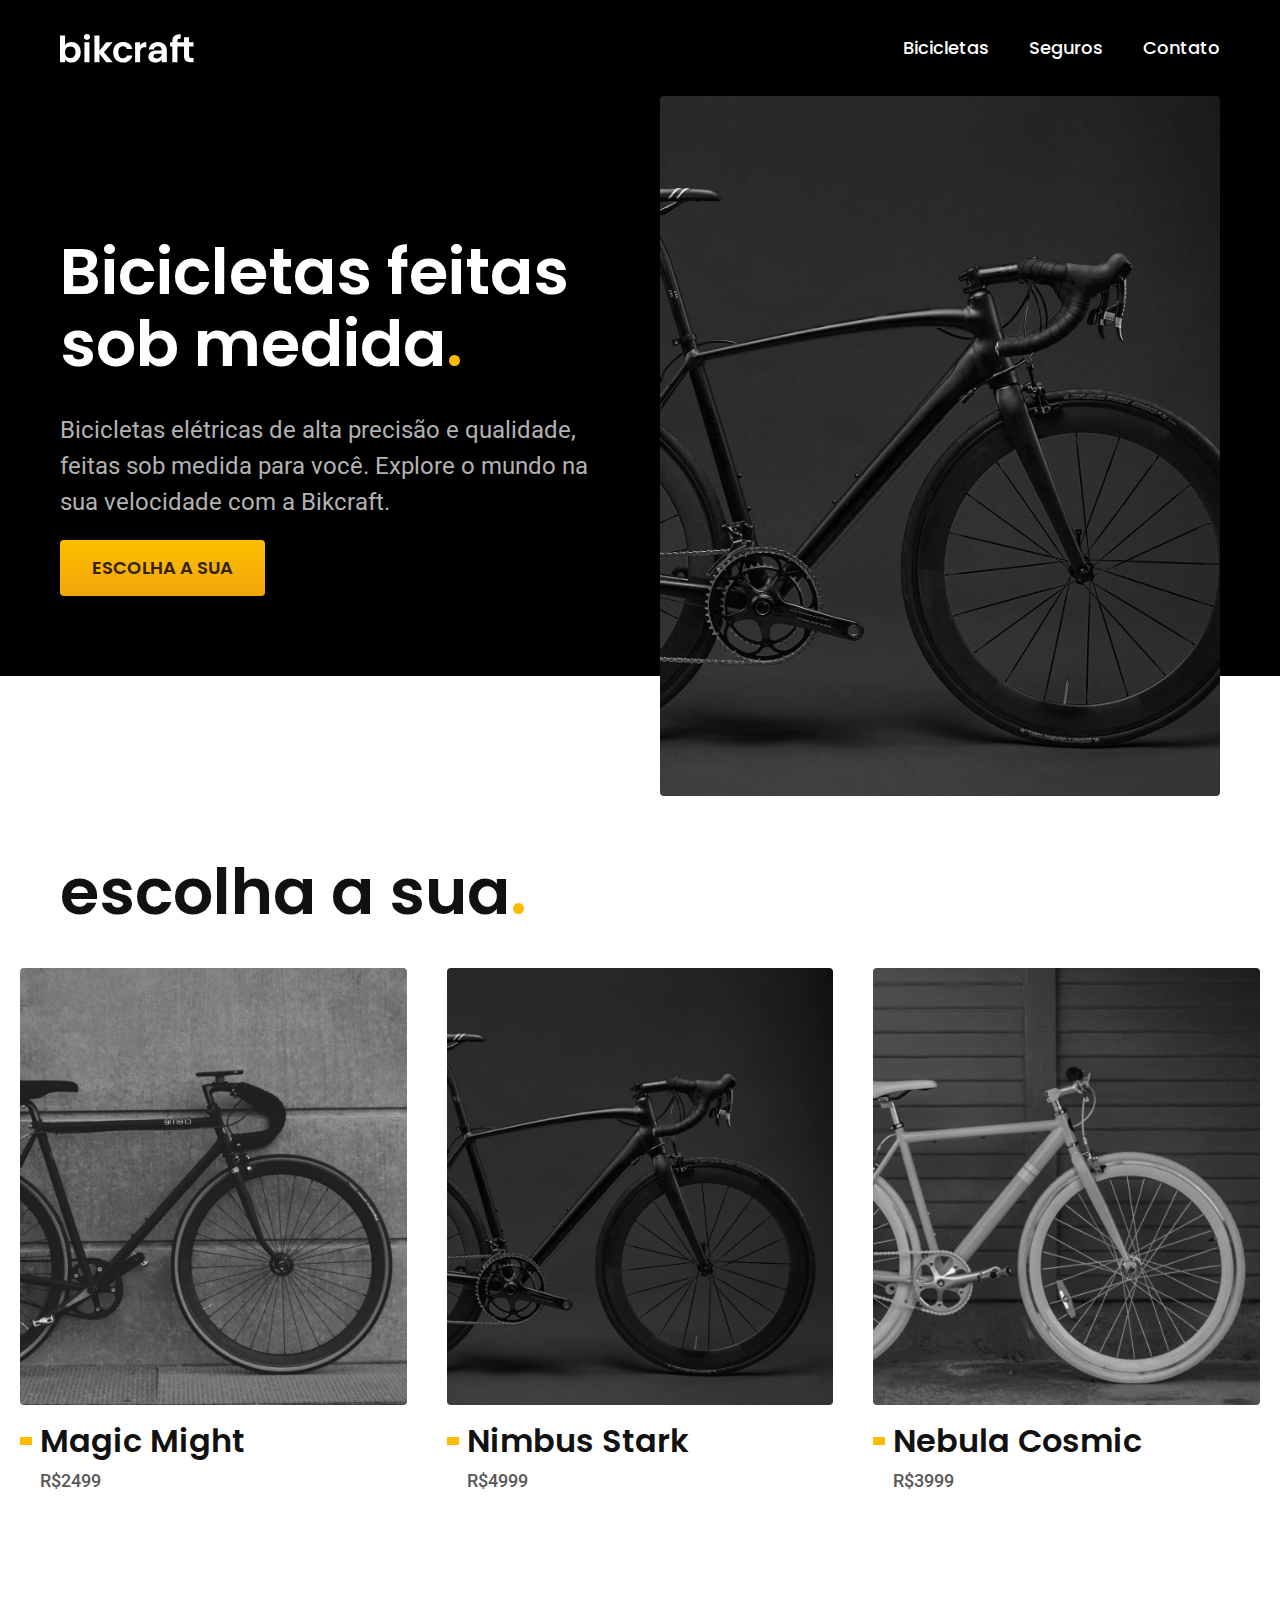
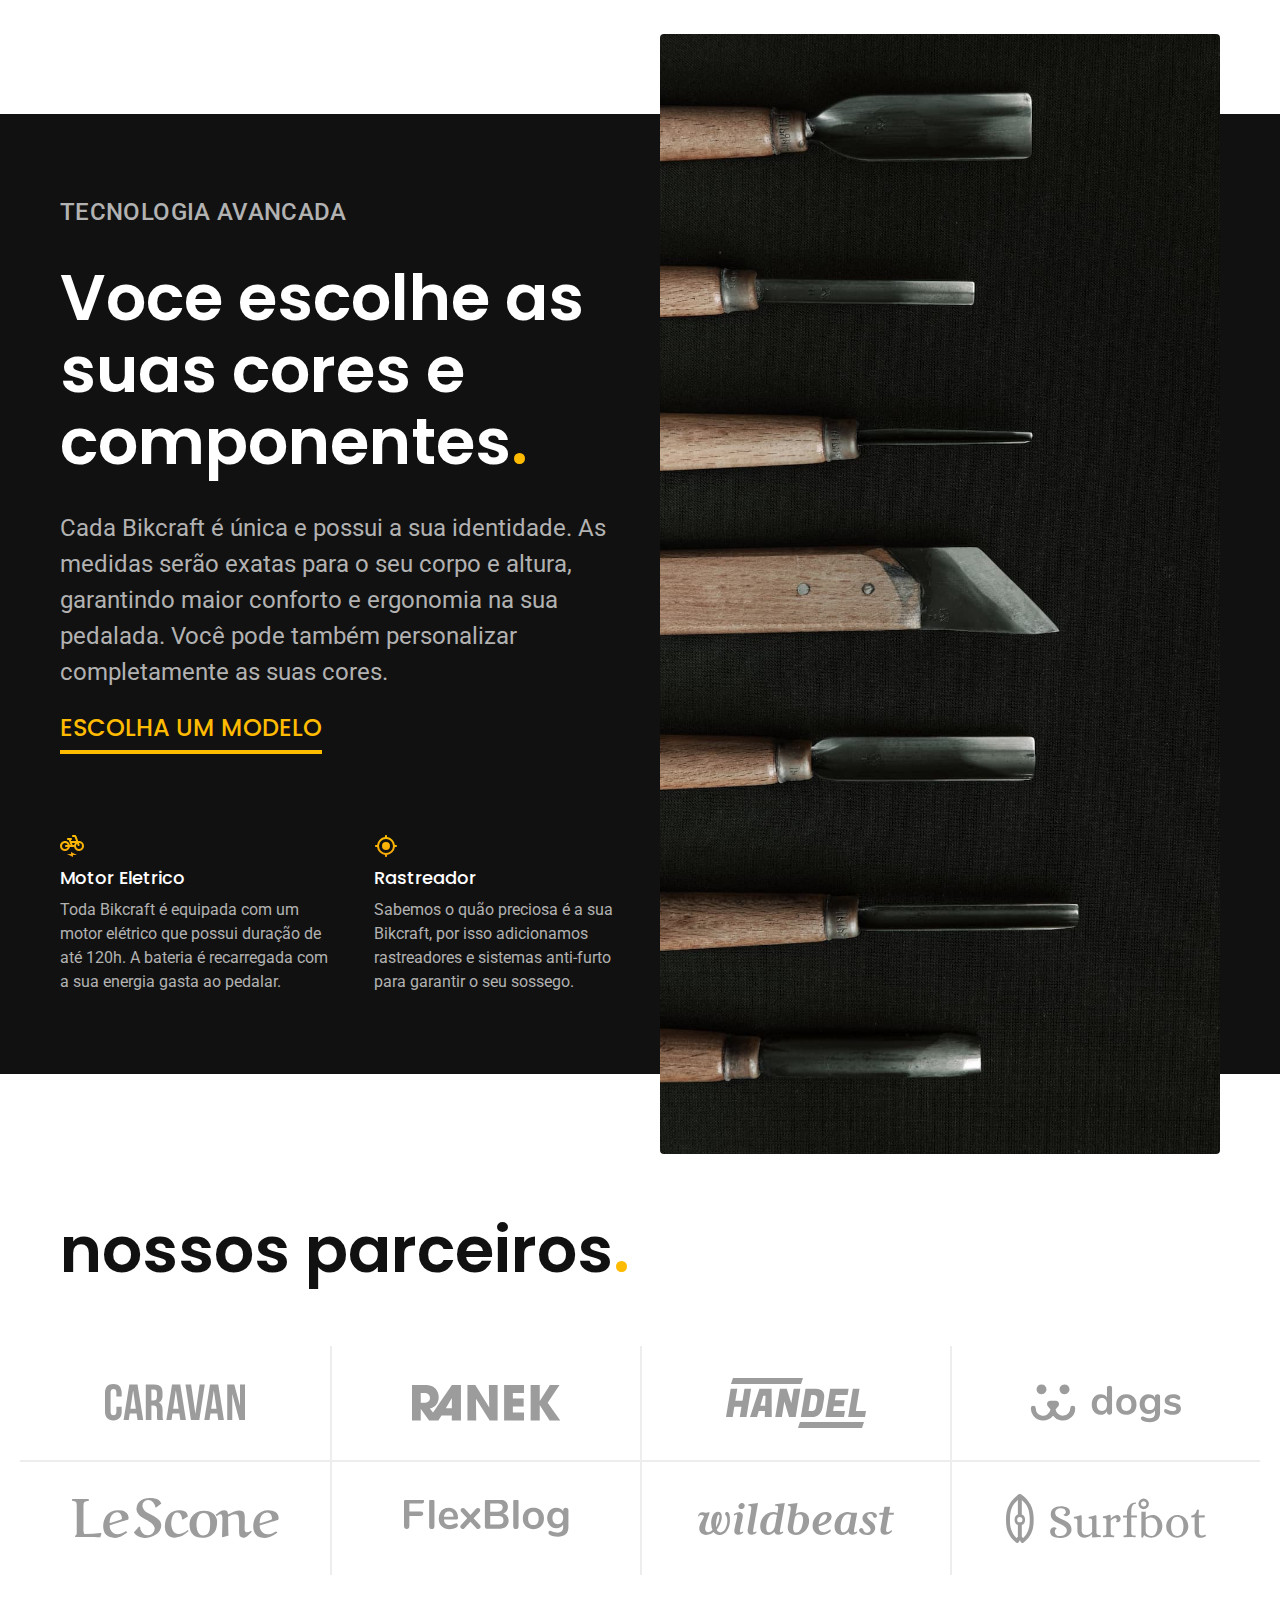
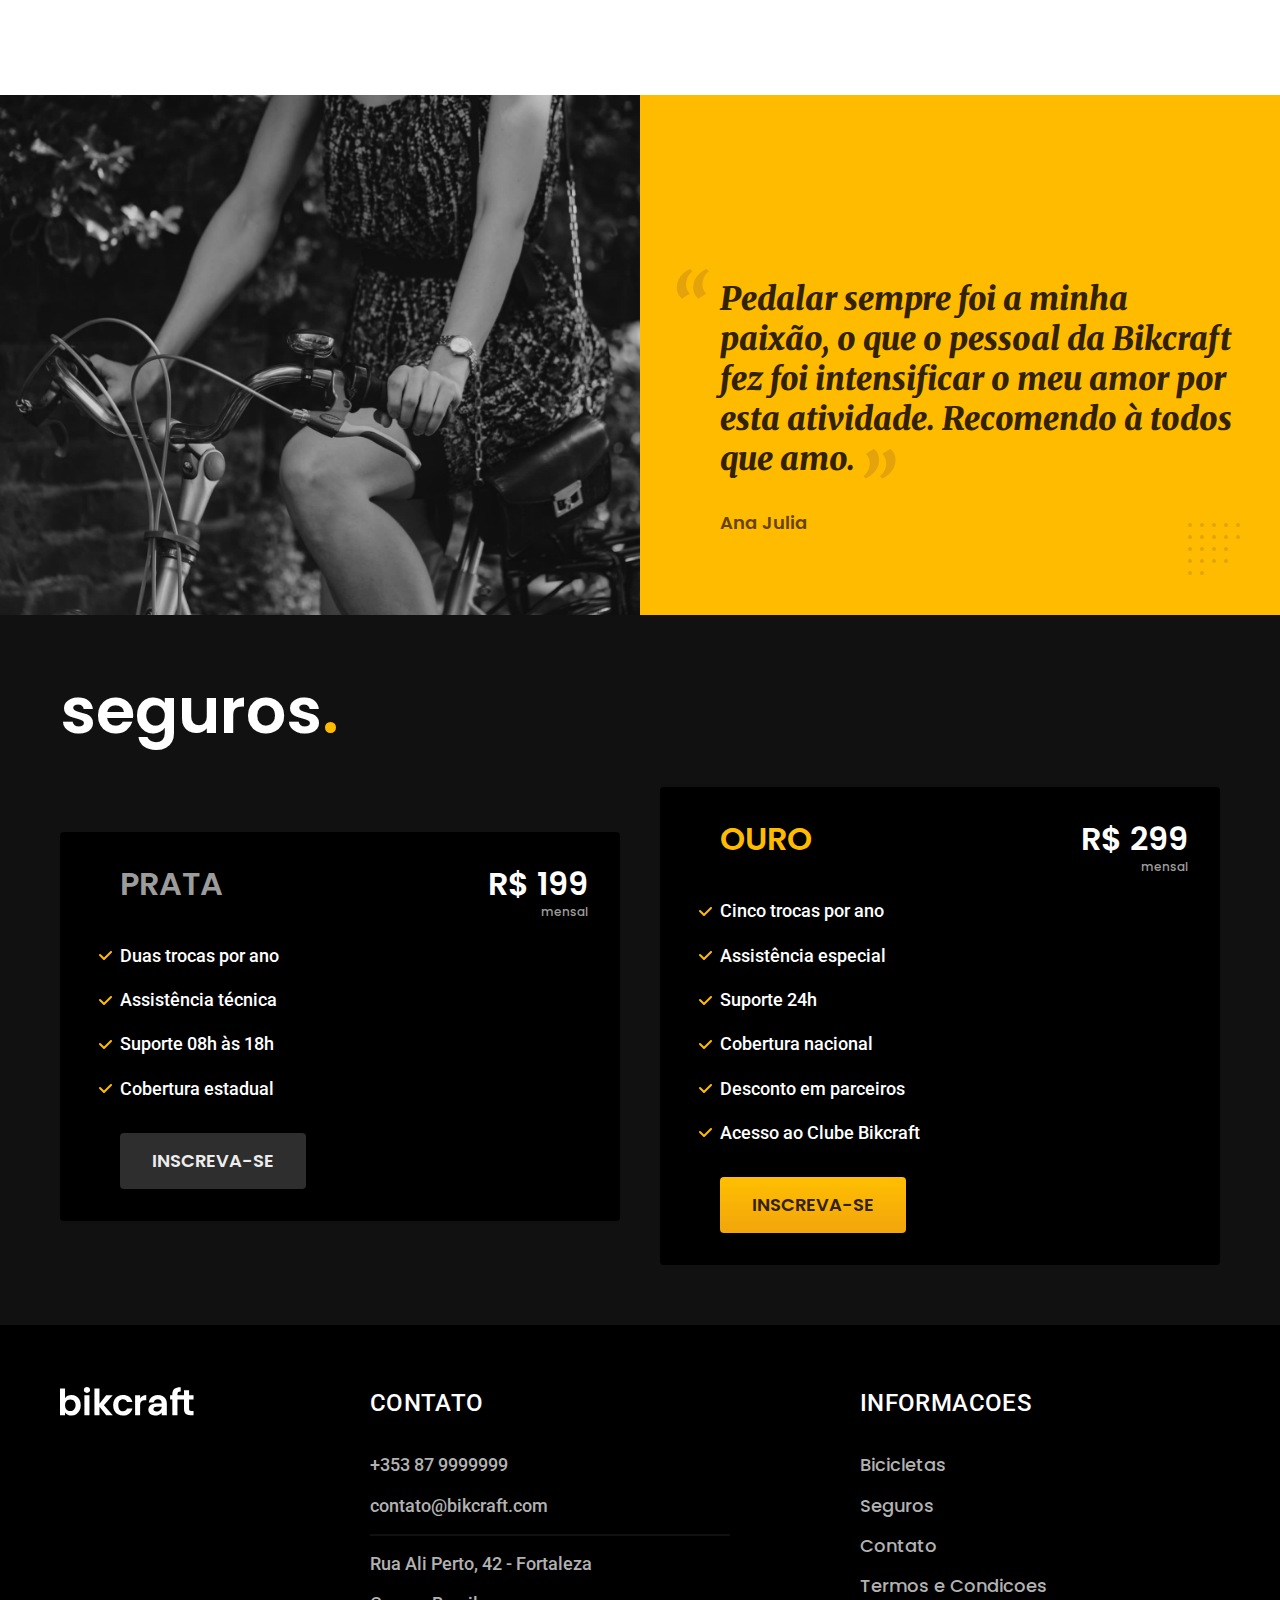
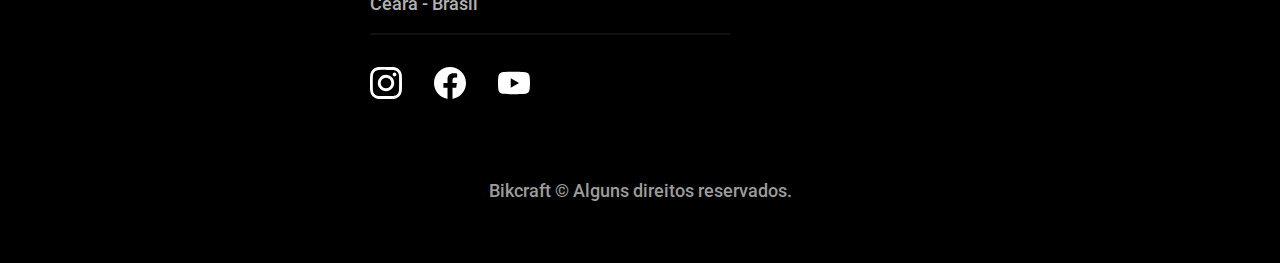
<file: index.html>
<!DOCTYPE html>
<html lang="pt-BR">

<head>
  <meta name="description"
    content="Bicicletas elétricas de alta precisão e qualidade, feitas sob medida para você. Explore o mundo na sua velocidade com a Bikcraft.">
  <meta charset="UTF-8">
  <meta http-equiv="X-UA-Compatible" content="IE=edge">
  <meta name="viewport" content="width=device-width, initial-scale=1.0">

  <link rel="icon" href="./favicon.svg" type="img/svg+xml">
  <link rel="preload" href="./css/style.min.css" as="style">
  <link rel="stylesheet" href="./css/style.min.css">

  <link rel="preconnect" href="https://fonts.googleapis.com">
  <link rel="preconnect" href="https://fonts.gstatic.com" crossorigin>
  <link
    href="https://fonts.googleapis.com/css2?family=Merriweather:ital,wght@1,900&family=Poppins:wght@400;600&family=Roboto:wght@400;500&display=swap"
    rel="stylesheet">

  <title>Bikcraft - Bicicletas Eletricas</title>

  <script>document.documentElement.classList.add("js");</script>
</head>

<body>
  <header class="header-bg">
    <div class="header container">
      <a href="./index.html"><img src="./img/bikcraft.svg" width="136" height="32" alt="Bikcraft"></a>
      <nav aria-label="primaria">
        <ul class="header-menu font-1-m cor-0">
          <li><a href="./bicicletas.html">Bicicletas</a></li>
          <li><a href="./seguros.html">Seguros</a></li>
          <li><a href="./contato.html">Contato</a></li>
        </ul>
      </nav>
    </div>
  </header>

  <main class="introducao-bg">
    <div class="introducao container">
      <div class="introducao-conteudo">
        <h1 class="font-1-xxl cor-0 fadeInDown" data-anime="200">Bicicletas feitas sob medida<span
            class="cor-p1">.</span>
        </h1>
        <p class="font-2-l cor-5 fadeInDown" data-anime="400">Bicicletas elétricas de alta precisão e qualidade, feitas
          sob
          medida para você.
          Explore o mundo na sua velocidade com a Bikcraft.</p>
        <a class="botao fadeInDown" data-anime="600" href="./bicicletas.html">Escolha a sua</a>
      </div>
      <picture data-anime="800" class="fadeInDown">
        <source media="(max-width: 800px)" srcset="./img/bicicletas/nimbus.jpg">
        <img src="./img/fotos/introducao.jpg" alt="Bicicleta preta com motor elétrico" width="640" height="800">
      </picture>
    </div>
  </main>


  <article class="bicicletas-lista">
    <h2 class="container font-1-xxl">escolha a sua<span class="cor-p1">.</span></h2>

    <ul>
      <li>
        <a href="./bicicletas/magic.html">
          <img src="./img/bicicletas/magic-home.jpg" width="920" height="1040" alt="Bicicleta preta">
          <h3 class="font-1-xl">Magic Might</h3>
          <span class="font-2-m cor-8">R$2499</span>
        </a>
      </li>
      <li>
        <a href="./bicicletas/nimbus.html">
          <img src="./img/bicicletas/nimbus-home.jpg" width="920" height="1040" alt="Bicicleta preta">
          <h3 class="font-1-xl">Nimbus Stark</h3>
          <span class="font-2-m cor-8">R$4999</span>
        </a>
      </li>
      <li>
        <a href="./bicicletas/nebula.html">
          <img src="./img/bicicletas/nebula-home.jpg" width="920" height="1040" alt="Bicicleta preta">
          <h3 class="font-1-xl">Nebula Cosmic</h3>
          <span class="font-2-m cor-8">R$3999</span>
        </a>
      </li>
    </ul>
  </article>

  <article class="tecnologia-bg">
    <div class="tecnologia container">
      <div class="tecnologia-conteudo">
        <span class="font-2-l-b cor-5">Tecnologia Avancada</span>
        <h2 class="font-1-xxl cor-0">Voce escolhe as suas cores e componentes<span class="cor-p1">.</span></h2>
        <p class="font-2-l cor-5">Cada Bikcraft é única e possui a sua identidade. As medidas serão exatas para o seu
          corpo e altura,
          garantindo maior conforto e ergonomia na sua pedalada. Você pode também personalizar completamente as suas
          cores.</p>
        <a class="link" href="./bicicletas.html">Escolha um Modelo</a>
        <div class="tecnologia-vantagens">
          <div>
            <img src="./img/icones/eletrica.svg" width="24" height="24" alt="">
            <h3 class="font-1-m cor-0">Motor Eletrico</h3>
            <p class="font-2-s cor-5">Toda Bikcraft é equipada com um motor elétrico que possui duração de até 120h. A
              bateria é recarregada com a
              sua energia gasta ao pedalar.</p>
          </div>

          <div>
            <img src="./img/icones/rastreador.svg" width="24" height="24" alt="">
            <h3 class="font-1-m cor-0">Rastreador</h3>
            <p class="font-2-s cor-5">Sabemos o quão preciosa é a sua Bikcraft, por isso adicionamos rastreadores e
              sistemas
              anti-furto para
              garantir o seu sossego.</p>
          </div>
        </div>
      </div>
      <div class="tecnologia-imagem">
        <img src="./img/fotos/tecnologia.jpg" width="1200" height="1920" alt="">
      </div>
    </div>
  </article>

  <section class="parceiros" aria-label="Nossos Parceiros">
    <h2 class="container font-1-xxl">nossos parceiros<span class="cor-p1">.</span></h2>

    <ul>
      <li><img src="./img/parceiros/caravan.svg" alt="Caravan" width="140" height="38"></li>
      <li><img src="./img/parceiros/ranek.svg" alt="Ranek" width="149" height="36"></li>
      <li><img src="./img/parceiros/handel.svg" alt="Handel" width="140" height="50"></li>
      <li><img src="./img/parceiros/dogs.svg" alt="Dogs" width="152" height="39"></li>
      <li><img src="./img/parceiros/lescone.svg" alt="LeScone" width="208" height="41"></li>
      <li><img src="./img/parceiros/flexblog.svg" alt="FlexBlog" width="165" height="38"></li>
      <li><img src="./img/parceiros/wildbeast.svg" alt="Wildbeast" width="196" height="34"></li>
      <li><img src="./img/parceiros/surfbot.svg" alt="Surfbot" width="200" height="49"></li>
    </ul>
  </section>

  <section class="depoimento" aria-label="Depoimento">
    <div>
      <img src="./img/fotos/depoimento.jpg" width="1560" height="1360" alt="Pessoa pedalando uma Bikcraft">
    </div>
    <div class="depoimento-conteudo">
      <blockquote class="font-1-xl cor-p5">
        <p>Pedalar sempre foi a minha paixão, o que o pessoal da Bikcraft fez foi intensificar o meu amor por esta
          atividade. Recomendo à todos que amo.</p>
      </blockquote>
      <span class="font-1-m-b cor-p4">Ana Julia</span>
    </div>
  </section>

  <article class="seguros-bg">
    <div class="seguros container">
      <h2 class="font-1-xxl cor-0">seguros<span class="cor-p1">.</span></h2>
      <div class="seguros-item">
        <h3 class="font-1-xl cor-6">PRATA</h3>
        <span class="font-1-xl cor-0">R$ 199 <span class="font-1-xs cor-6">mensal</span></span>
        <ul class="font-2-m cor-0">
          <li>Duas trocas por ano</li>
          <li>Assistência técnica</li>
          <li>Suporte 08h às 18h</li>
          <li>Cobertura estadual</li>
        </ul>
        <a class="botao secundario" href="./orcamento.html">Inscreva-se</a>
      </div>
      <div class="seguros-item">
        <h3 class="font-1-xl cor-p1">OURO</h3>
        <span class="font-1-xl cor-0">R$ 299 <span class="font-1-xs cor-6">mensal</span></span>
        <ul class="font-2-m cor-0">
          <li>Cinco trocas por ano</li>
          <li>Assistência especial</li>
          <li>Suporte 24h</li>
          <li>Cobertura nacional</li>
          <li>Desconto em parceiros</li>
          <li>Acesso ao Clube Bikcraft</li>
        </ul>
        <a class="botao" href="./orcamento.html">Inscreva-se</a>
      </div>
    </div>
  </article>

  <footer class="footer-bg">
    <div class="footer container">
      <img src="./img/bikcraft.svg" width="136" height="32" alt="">
      <div class="footer-contato">
        <h3 class="font-2-l-b cor-0">Contato</h3>
        <ul class="font-2-m cor-5">
          <li><a href="tel:+3530879999999">+353 87 9999999</a></li>
          <li><a href="mailto:contato@bikcraft.com">contato@bikcraft.com</a></li>
          <li>Rua Ali Perto, 42 - Fortaleza</li>
          <li>Ceara - Brasil</li>
        </ul>
        <div class="footer-redes">
          <a href="./">
            <img src="./img/redes/instagram.svg" width="32" height="32" alt="Instagram">
          </a>
          <a href="./">
            <img src="./img/redes/facebook.svg" width="32" height="32" alt="Facebook">
          </a>
          <a href="./">
            <img src="./img/redes/youtube.svg" width="32" height="32" alt="Youtube">
          </a>
        </div>
      </div>
      <div class="footer-informacoes">
        <h3 class="font-2-l-b cor-0">Informacoes</h3>
        <nav>
          <ul class="font-1-m cor-5">
            <li><a href="./bicicletas.html">Bicicletas</a></li>
            <li><a href="./seguros.html">Seguros</a></li>
            <li><a href="./contato.html">Contato</a></li>
            <li><a href="./termos.html">Termos e Condicoes</a></li>
          </ul>
        </nav>
      </div>
      <p class="footer-copy font-2-m cor-6">Bikcraft © Alguns direitos reservados.</p>
    </div>
  </footer>

  <script src="./js/plugins/simple-anime.js"></script>
  <script src="./js/script.js"></script>
</body>

</html>
</file>
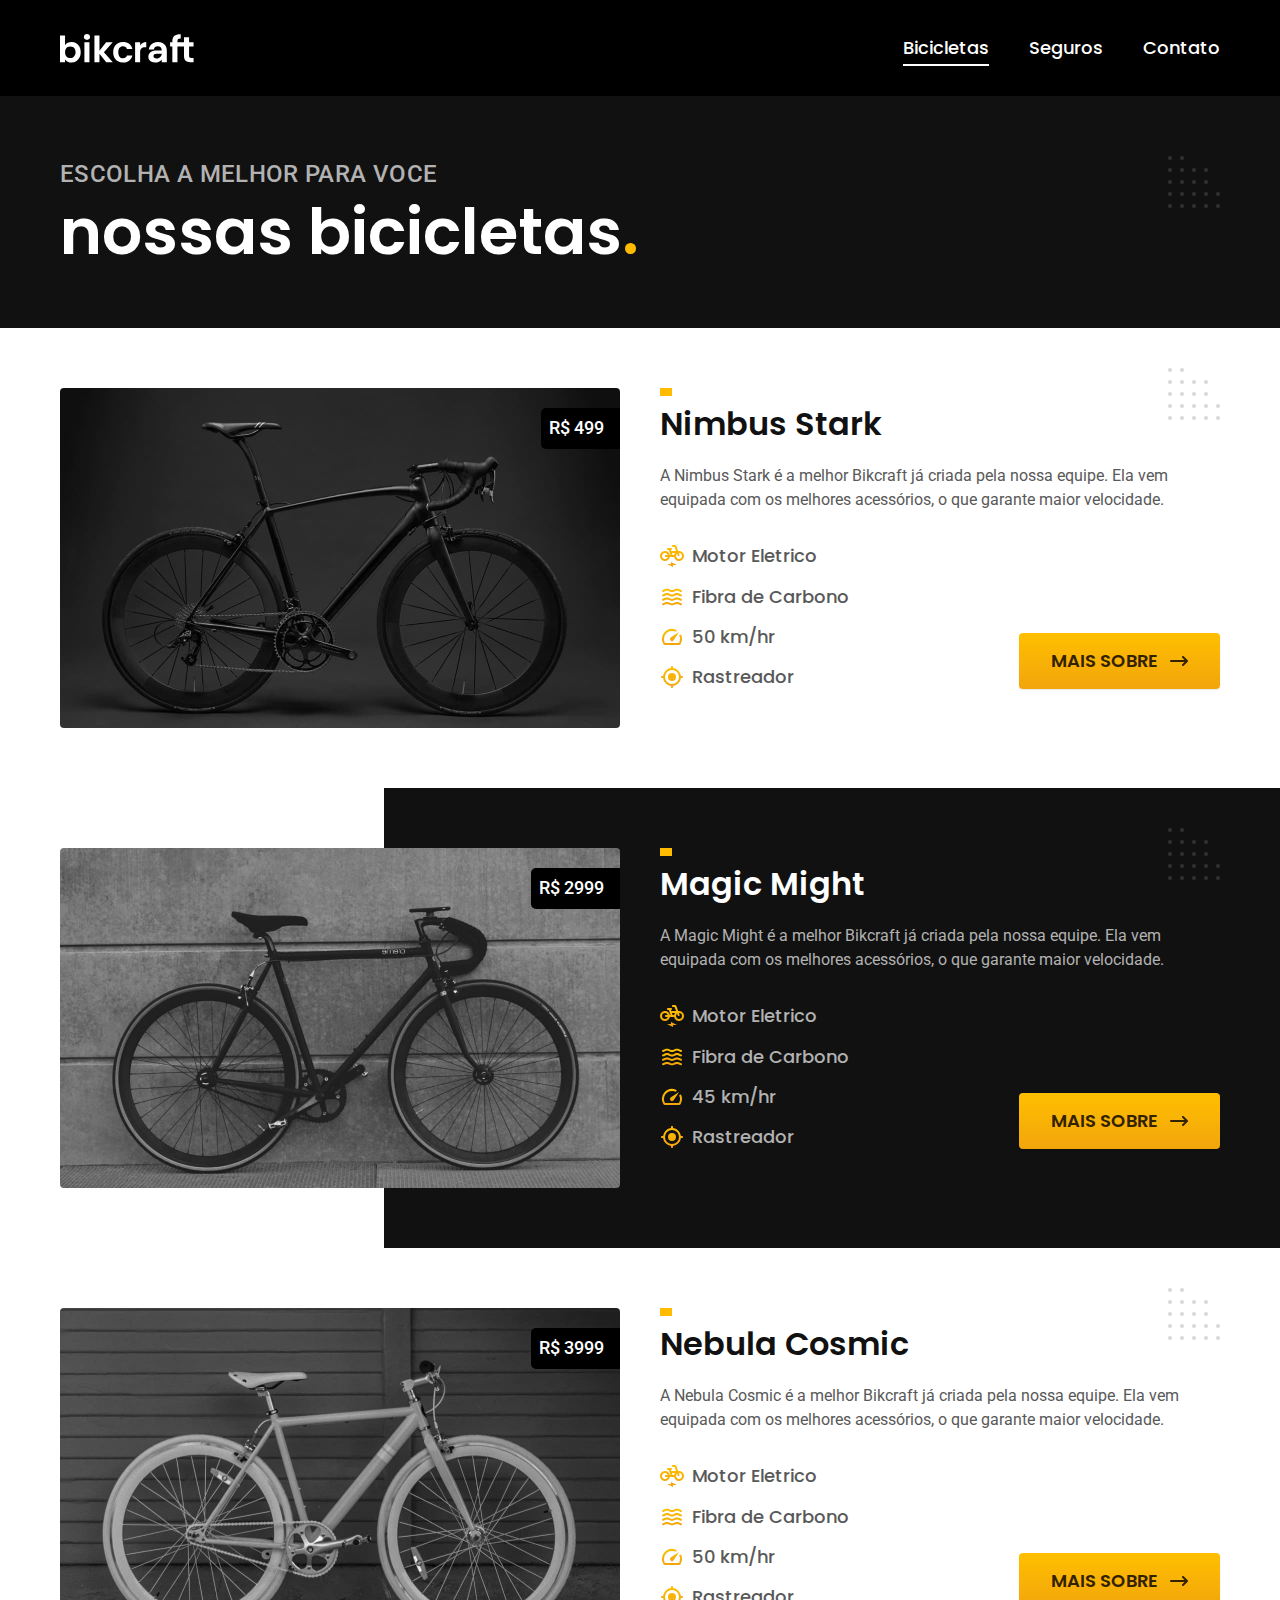
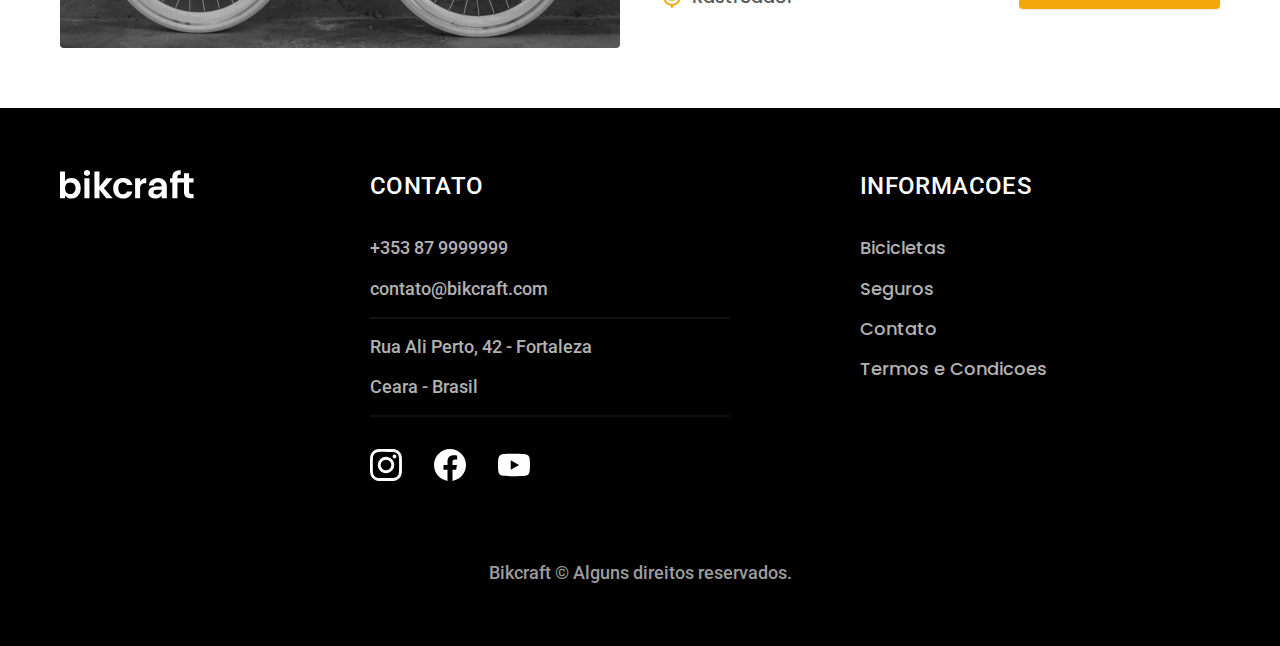
<file: bicicletas.html>
<!DOCTYPE html>
<html lang="pt-BR">

<head>
  <meta name="description" content="Bicicletas Bikcraft.">
  <meta charset="UTF-8">
  <meta http-equiv="X-UA-Compatible" content="IE=edge">
  <meta name="viewport" content="width=device-width, initial-scale=1.0">
  <link rel="icon" href="./favicon.svg" type="img/svg+xml">
  <link rel="preload" href="./css/style.min.css" as="style">
  <link rel="stylesheet" href="./css/style.min.css">

  <link rel="preconnect" href="https://fonts.googleapis.com">
  <link rel="preconnect" href="https://fonts.gstatic.com" crossorigin>
  <link
    href="https://fonts.googleapis.com/css2?family=Merriweather:ital,wght@1,900&family=Poppins:wght@400;600&family=Roboto:wght@400;500&display=swap"
    rel="stylesheet">
  <title>Bicicletas | Bikcraft</title>
  <script>document.documentElement.classList.add("js");</script>
</head>

<body id="bicicletas">
  <header class="header-bg">
    <div class="header container">
      <a href="./index.html"><img src="./img/bikcraft.svg" width="136" height="32" alt="Bikcraft"></a>
      <nav aria-label="primaria">
        <ul class="header-menu font-1-m cor-0">
          <li><a href="./bicicletas.html">Bicicletas</a></li>
          <li><a href="./seguros.html">Seguros</a></li>
          <li><a href="./contato.html">Contato</a></li>
        </ul>
      </nav>
    </div>
  </header>

  <main>
    <div class="titulo">
      <div class="container">
        <p class="font-2-l-b cor-5">Escolha a melhor para voce</p>
        <h1 class="font-1-xxl cor-0">nossas bicicletas<span class="cor-p1">.</span></h1>
      </div>
    </div>

    <div class="bicicletas container">
      <div class="bicicletas-imagem">
        <img src="./img/bicicletas/nimbus.jpg" width="1120" height="680" alt="Bicicleta preta">
        <span class="font-2-m cor-0"> R$ 499</span>
      </div>
      <div class="bicicletas-conteudo">
        <h2 class="font-1-xl">Nimbus Stark</h2>
        <p class="font-2-s cor-8">A Nimbus Stark é a melhor Bikcraft já criada pela nossa equipe. Ela vem equipada com
          os melhores
          acessórios, o que garante maior velocidade.</p>
        <ul class="font-1-m cor-8">
          <li><img src="./img/icones/eletrica.svg" width="32" height="32" alt="">
            Motor Eletrico
          </li>
          <li><img src="./img/icones/carbono.svg" width="32" height="32" alt="">
            Fibra de Carbono
          </li>
          <li><img src="./img/icones/velocidade.svg" width="32" height="32" alt="">
            50 km/hr
          </li>
          <li><img src="./img/icones/rastreador.svg" width="32" height="32" alt="">
            Rastreador
          </li>
        </ul>
        <a class="botao seta" href="./bicicletas/nimbus.html">Mais sobre</a>
      </div>
    </div>


    <div class="bicicletas-bg">
      <div class="bicicletas container">
        <div class="bicicletas-imagem">
          <img src="./img/bicicletas/magic.jpg" width="1120" height="680" alt="Bicicleta preta">
          <span class="font-2-m cor-0"> R$ 2999</span>
        </div>
        <div class="bicicletas-conteudo">
          <h2 class="font-1-xl cor-0">Magic Might</h2>
          <p class="font-2-s cor-5">A Magic Might é a melhor Bikcraft já criada pela nossa equipe. Ela vem equipada com
            os melhores
            acessórios, o que garante maior velocidade.</p>
          <ul class="font-1-m cor-5">
            <li><img src="./img/icones/eletrica.svg" width="32" height="32" alt="">
              Motor Eletrico
            </li>
            <li><img src="./img/icones/carbono.svg" width="32" height="32" alt="">
              Fibra de Carbono
            </li>
            <li><img src="./img/icones/velocidade.svg" width="32" height="32" alt="">
              45 km/hr
            </li>
            <li><img src="./img/icones/rastreador.svg" width="32" height="32" alt="">
              Rastreador
            </li>
          </ul>
          <a class="botao seta" href="./bicicletas/magic.html">Mais sobre</a>
        </div>
      </div>
    </div>


    <div class="bicicletas container">
      <div class="bicicletas-imagem">
        <img src="./img/bicicletas/nebula.jpg" width="1120" height="680" alt="Bicicleta preta">
        <span class="font-2-m cor-0"> R$ 3999</span>
      </div>
      <div class="bicicletas-conteudo">
        <h2 class="font-1-xl">Nebula Cosmic</h2>
        <p class="font-2-s cor-8">A Nebula Cosmic é a melhor Bikcraft já criada pela nossa equipe. Ela vem equipada
          com
          os melhores
          acessórios, o que garante maior velocidade.</p>
        <ul class="font-1-m cor-8">
          <li><img src="./img/icones/eletrica.svg" width="32" height="32" alt="">
            Motor Eletrico
          </li>
          <li><img src="./img/icones/carbono.svg" width="32" height="32" alt="">
            Fibra de Carbono
          </li>
          <li><img src="./img/icones/velocidade.svg" width="32" height="32" alt="">
            50 km/hr
          </li>
          <li><img src="./img/icones/rastreador.svg" width="32" height="32" alt="">
            Rastreador
          </li>
        </ul>
        <a class="botao seta" href="./bicicletas/nebula.html">Mais sobre</a>
      </div>
    </div>



  </main>

  <footer class="footer-bg">
    <div class="footer container">
      <img src="./img/bikcraft.svg" width="136" height="32" alt="">
      <div class="footer-contato">
        <h3 class="font-2-l-b cor-0">Contato</h3>
        <ul class="font-2-m cor-5">
          <li><a href="tel:+3530879999999">+353 87 9999999</a></li>
          <li><a href="mailto:contato@bikcraft.com">contato@bikcraft.com</a></li>
          <li>Rua Ali Perto, 42 - Fortaleza</li>
          <li>Ceara - Brasil</li>
        </ul>
        <div class="footer-redes">
          <a href="./">
            <img src="./img/redes/instagram.svg" width="32" height="32" alt="Instagram">
          </a>
          <a href="./">
            <img src="./img/redes/facebook.svg" width="32" height="32" alt="Facebook">
          </a>
          <a href="./">
            <img src="./img/redes/youtube.svg" width="32" height="32" alt="Youtube">
          </a>
        </div>
      </div>
      <div class="footer-informacoes">
        <h3 class="font-2-l-b cor-0">Informacoes</h3>
        <nav>
          <ul class="font-1-m cor-5">
            <li><a href="./bicicletas.html">Bicicletas</a></li>
            <li><a href="./seguros.html">Seguros</a></li>
            <li><a href="./contato.html">Contato</a></li>
            <li><a href="./termos.html">Termos e Condicoes</a></li>
          </ul>
        </nav>
      </div>
      <p class="footer-copy font-2-m cor-6">Bikcraft © Alguns direitos reservados.</p>
    </div>
  </footer>
  <script src="./js/script.js"></script>
</body>

</html>
</file>
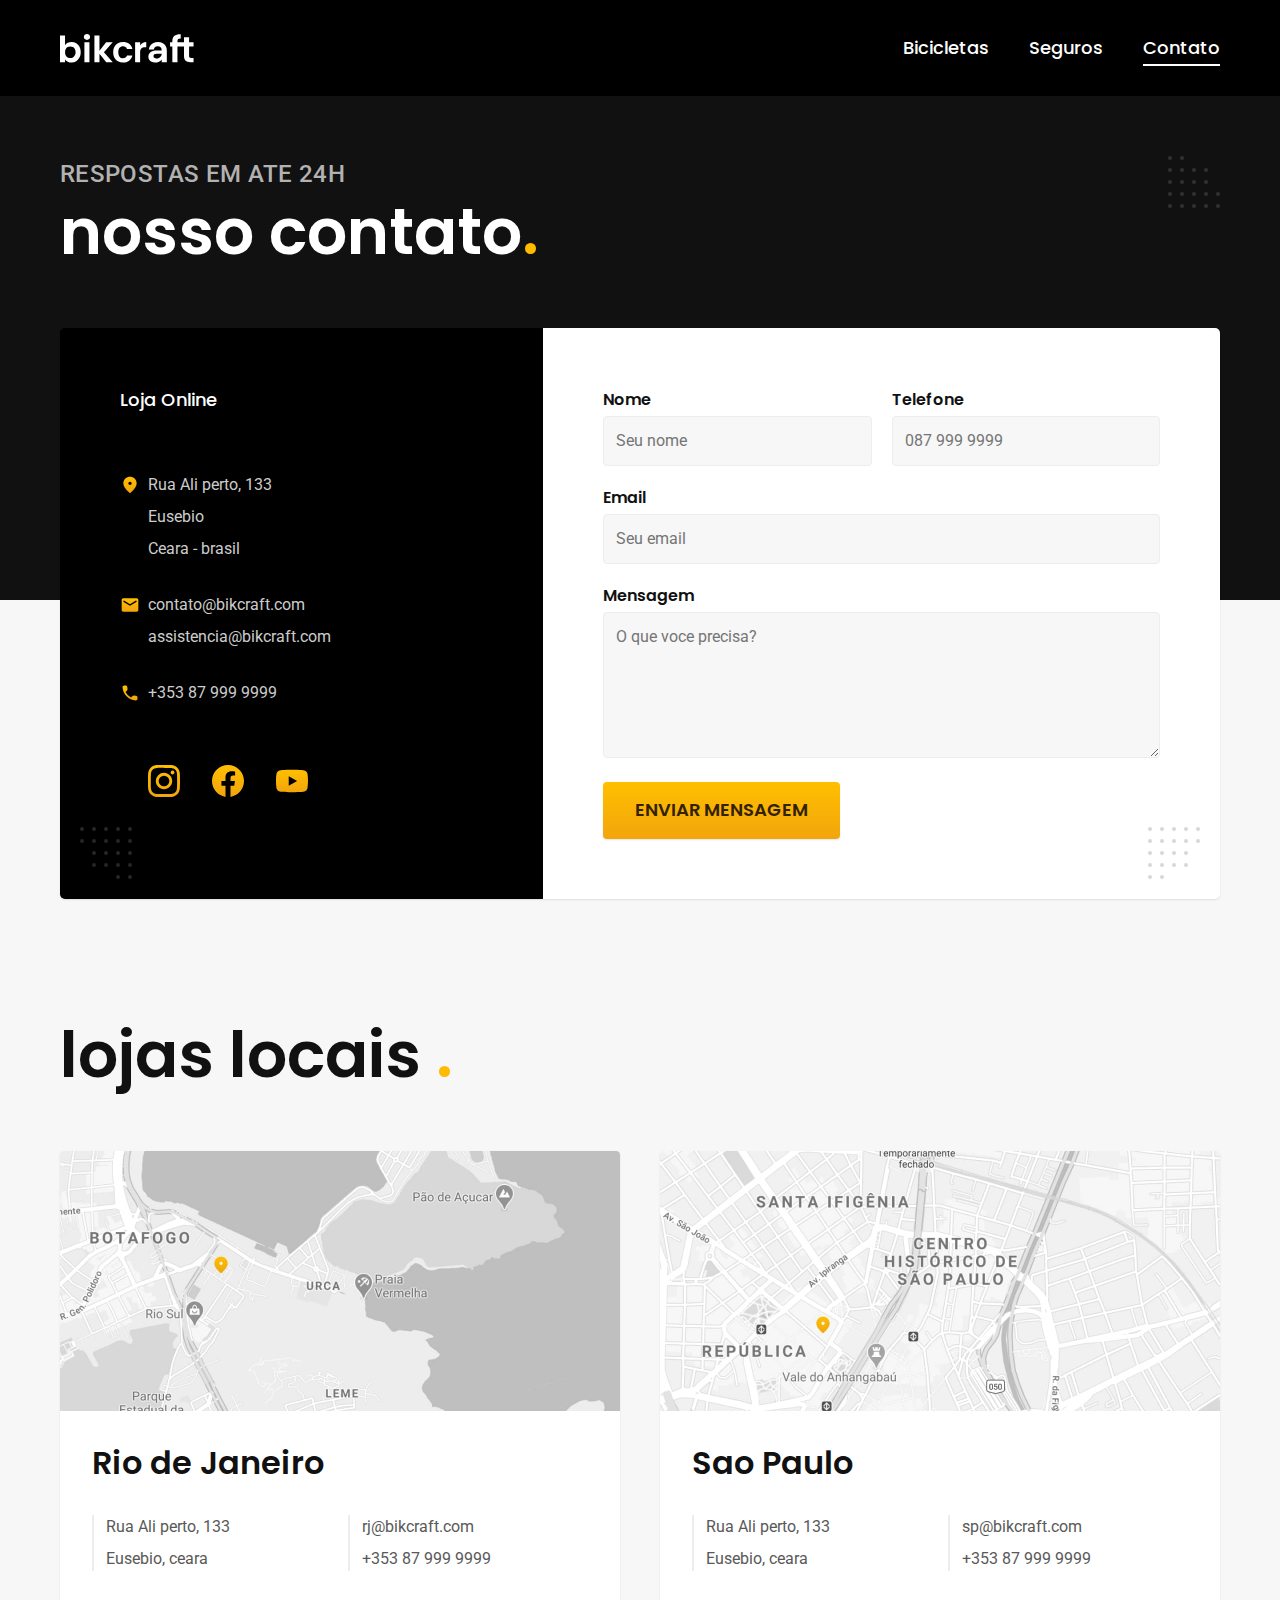
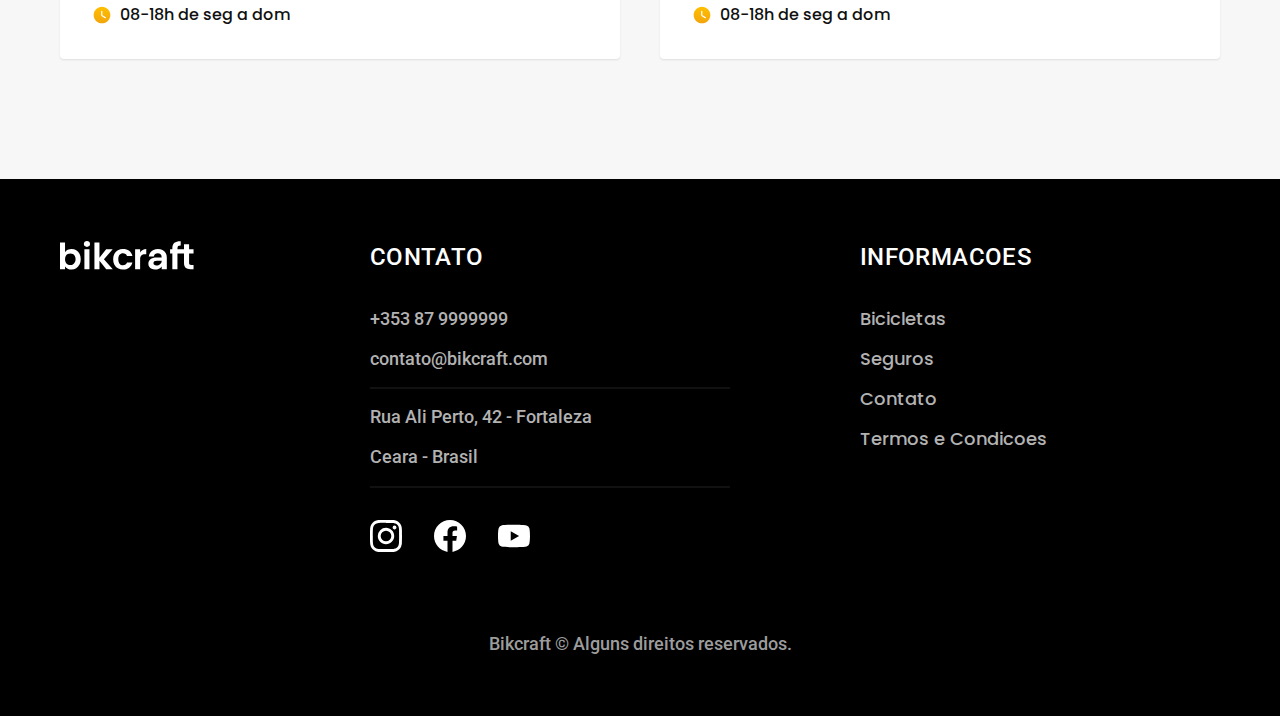
<file: contato.html>
<!DOCTYPE html>
<html lang="pt-BR">

<head>
  <meta name="description" content="Contato Bikcraft.">
  <meta charset="UTF-8">
  <meta http-equiv="X-UA-Compatible" content="IE=edge">
  <meta name="viewport" content="width=device-width, initial-scale=1.0">
  <link rel="icon" href="./favicon.svg" type="img/svg+xml">
  <link rel="preload" href="./css/style.min.css" as="style">
  <link rel="stylesheet" href="./css/style.min.css">

  <link rel="preconnect" href="https://fonts.googleapis.com">
  <link rel="preconnect" href="https://fonts.gstatic.com" crossorigin>
  <link
    href="https://fonts.googleapis.com/css2?family=Merriweather:ital,wght@1,900&family=Poppins:wght@400;600&family=Roboto:wght@400;500&display=swap"
    rel="stylesheet">
  <title>Contato | Bikcraft</title>
  <script>document.documentElement.classList.add("js");</script>
</head>

<body id="contato">
  <header class="header-bg">
    <div class="header container">
      <a href="./index.html"><img src="./img/bikcraft.svg" width="136" height="32" alt="Bikcraft"></a>
      <nav aria-label="primaria">
        <ul class="header-menu font-1-m cor-0">
          <li><a href="./bicicletas.html">Bicicletas</a></li>
          <li><a href="./seguros.html">Seguros</a></li>
          <li><a href="./contato.html">Contato</a></li>
        </ul>
      </nav>
    </div>
  </header>

  <main>
    <div class="titulo">
      <div class="container">
        <p class="font-2-l-b cor-5">Respostas em ate 24h</p>
        <h1 class="font-1-xxl cor-0">nosso contato<span class="cor-p1">.</span></h1>
      </div>
    </div>

    <div class="contato container">
      <section class="contato-dados" aria-label="Endereco">
        <h2 class="cor-0 font-1-m">Loja Online</h2>
        <div class="contato-endereco font-2-s cor-4">
          <p>Rua Ali perto, 133</p>
          <p>Eusebio</p>
          <p>Ceara - brasil</p>
        </div>
        <address class="contato-meios font-2-s cor-4">
          <a href="mailto:contato@bikcraft.com">contato@bikcraft.com</a>
          <a href="mailto:assistencia@bikcraft.com">assistencia@bikcraft.com</a>
          <a href="tel:+353879999999">+353 87 999 9999</a>
        </address>
        <div class="contato-redes">
          <a href="./">
            <img src="./img/redes/instagram-p.svg" width="32" height="32" alt="Instagram">
          </a>
          <a href="./">
            <img src="./img/redes/facebook-p.svg" width="32" height="32" alt="Facebook">
          </a>
          <a href="./">
            <img src="./img/redes/youtube-p.svg" width="32" height="32" alt="Youtube">
          </a>
        </div>
      </section>
      <section class="contato-formulario" aria-label="Formulario">
        <form class="form" action="./contato.html">
          <div>
            <label for="nome">Nome</label>
            <input type="text" name="nome" id="nome" placeholder="Seu nome">
          </div>
          <div>
            <label for="telefone">Telefone</label>
            <input type="text" name="telefone" id="telefone" placeholder="087 999 9999">
          </div>
          <div class="col-2">
            <label for="email">Email</label>
            <input type="text" name="email" id="email" placeholder="Seu email">
          </div>
          <div class="col-2">
            <label for="mensagem">Mensagem</label>
            <textarea rows="5" id="mensagem" name="mensagem" placeholder="O que voce precisa?"></textarea>
          </div>
          <button class="botao col-2">Enviar Mensagem</button>
        </form>
      </section>
    </div>
  </main>

  <article class="lojas container">
    <h2 class="font-1-xxl">lojas locais <span class="cor-p1">.</span></h2>
    <div class="lojas-item">
      <img src="./img/lojas/rj.jpg" width="1120" height="520"
        alt="Mapa marcando o endereco em rua ali perto, 133, ce brasil">
      <div class="lojas-conteudo">
        <h3 class="font-1-xl">Rio de Janeiro</h3>
        <div class="lojas-dados font-2-s cor-8">
          <p>Rua Ali perto, 133</p>
          <p>Eusebio, ceara</p>
        </div>
        <div class="lojas-dados font-2-s cor-8">
          <a href="mailto:rj@bikcraft.com">rj@bikcraft.com</a>
          <a href="tel:+353879999999">+353 87 999 9999</a>
        </div>
        <p class="lojas-horario font-1-s"><img src="./img/icones/horario.svg" alt=""> 08-18h de seg a dom</p>
      </div>
    </div>

    <div class="lojas-item">
      <img src="./img/lojas/sp.jpg" width="1120" height="520"
        alt="Mapa marcando o endereco em rua ali perto, 133, sp brasil">
      <div class="lojas-conteudo">
        <h3 class="font-1-xl">Sao Paulo</h3>
        <div class="lojas-dados font-2-s cor-8">
          <p>Rua Ali perto, 133</p>
          <p>Eusebio, ceara</p>
        </div>
        <div class="lojas-dados font-2-s cor-8">
          <a href="mailto:sp@bikcraft.com">sp@bikcraft.com</a>
          <a href="tel:+353879999999">+353 87 999 9999</a>
        </div>
        <p class="lojas-horario font-1-s"><img src="./img/icones/horario.svg" alt=""> 08-18h de seg a dom</p>
      </div>
    </div>
  </article>

  <footer class="footer-bg">
    <div class="footer container">
      <img src="./img/bikcraft.svg" alt="">
      <div class="footer-contato">
        <h3 class="font-2-l-b cor-0">Contato</h3>
        <ul class="font-2-m cor-5">
          <li><a href="tel:+3530879999999">+353 87 9999999</a></li>
          <li><a href="mailto:contato@bikcraft.com">contato@bikcraft.com</a></li>
          <li>Rua Ali Perto, 42 - Fortaleza</li>
          <li>Ceara - Brasil</li>
        </ul>
        <div class="footer-redes">
          <a href="./">
            <img src="./img/redes/instagram.svg" width="32" height="32" alt="Instagram">
          </a>
          <a href="./">
            <img src="./img/redes/facebook.svg" width="32" height="32" alt="Facebook">
          </a>
          <a href="./">
            <img src="./img/redes/youtube.svg" width="32" height="32" alt="Youtube">
          </a>
        </div>
      </div>
      <div class="footer-informacoes">
        <h3 class="font-2-l-b cor-0">Informacoes</h3>
        <nav>
          <ul class="font-1-m cor-5">
            <li><a href="./bicicletas.html">Bicicletas</a></li>
            <li><a href="./seguros.html">Seguros</a></li>
            <li><a href="./contato.html">Contato</a></li>
            <li><a href="./termos.html">Termos e Condicoes</a></li>
          </ul>
        </nav>
      </div>
      <p class="footer-copy font-2-m cor-6">Bikcraft © Alguns direitos reservados.</p>
    </div>
  </footer>
  <script src="./js/script.js"></script>
</body>

</html>
</file>
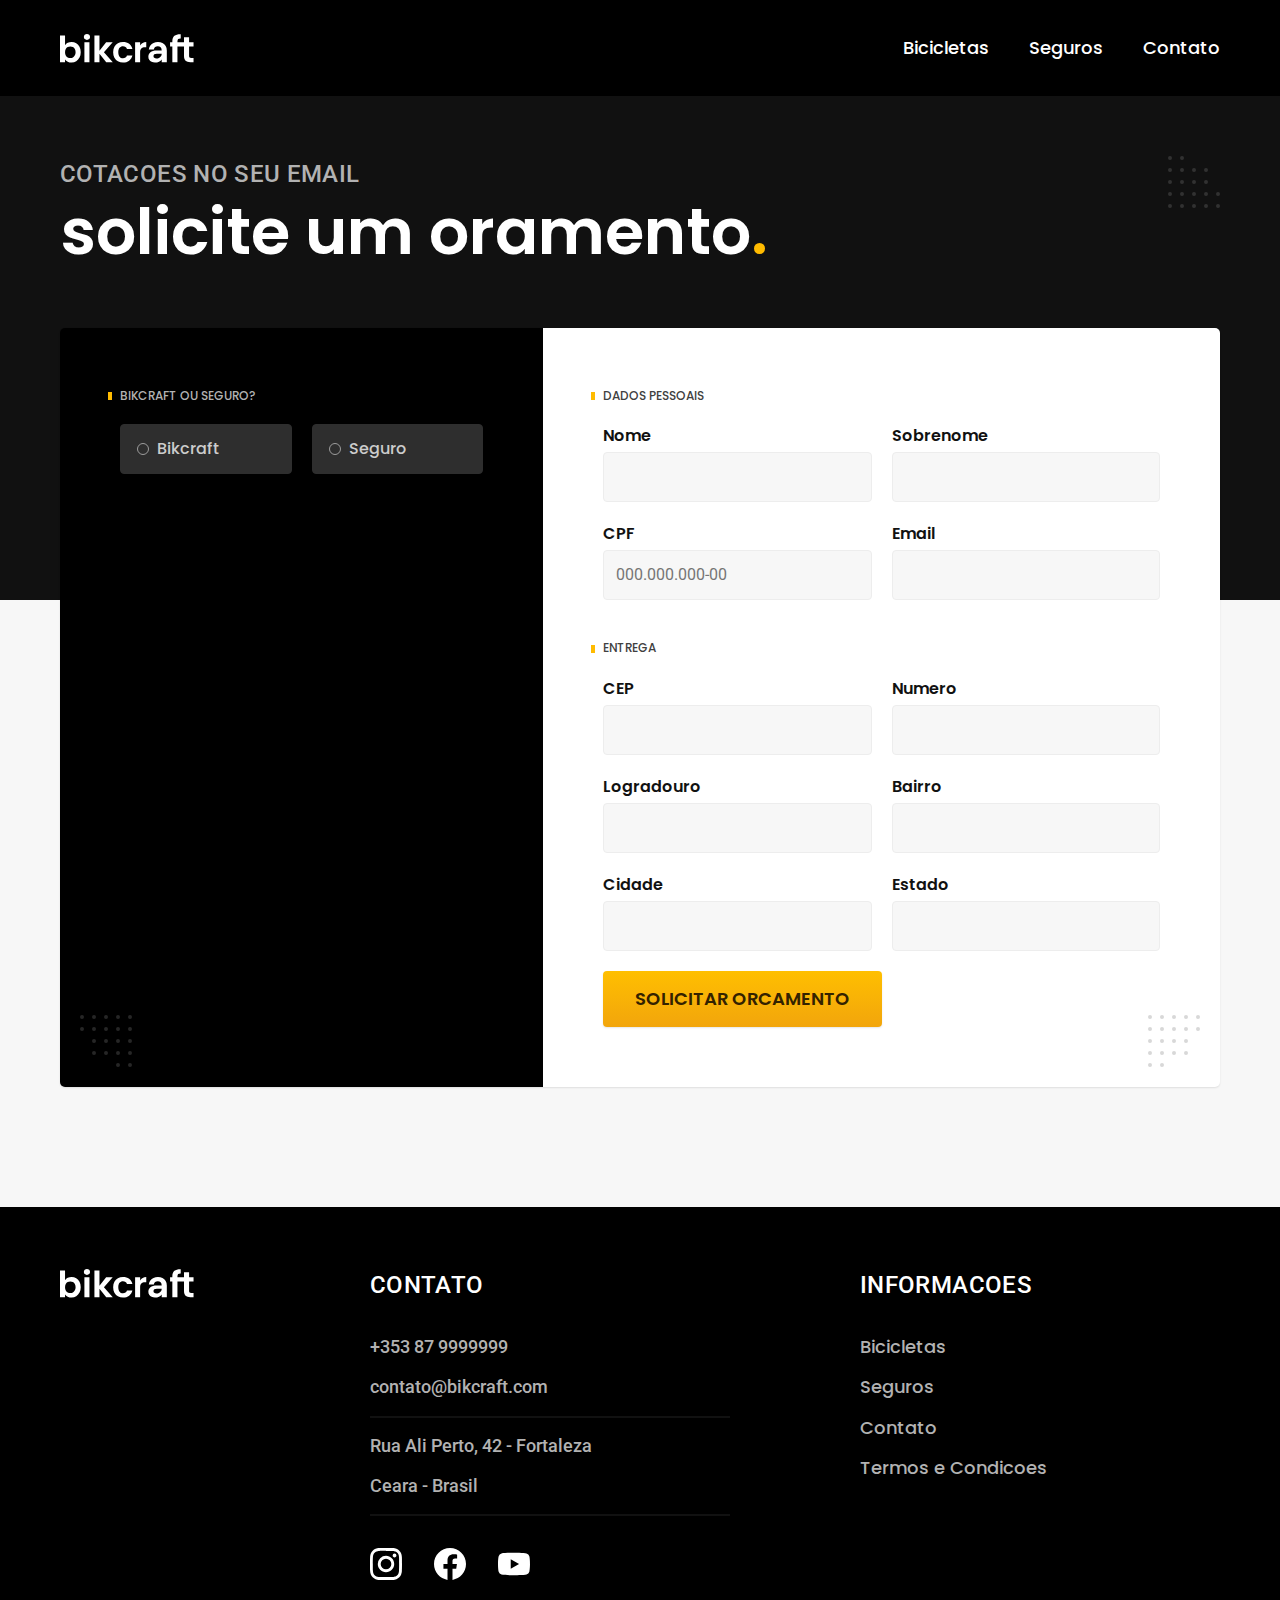
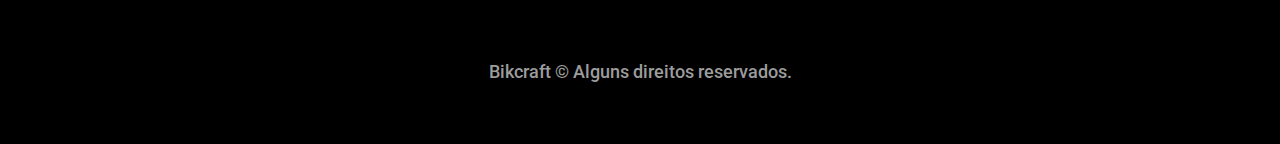
<file: orcamento.html>
<!DOCTYPE html>
<html lang="pt-BR">

<head>
  <meta name="description" content="Orcamento Bikcraft.">
  <meta charset="UTF-8">
  <meta http-equiv="X-UA-Compatible" content="IE=edge">
  <meta name="viewport" content="width=device-width, initial-scale=1.0">
  <link rel="icon" href="./favicon.svg" type="img/svg+xml">
  <link rel="preload" href="./css/style.min.css" as="style">
  <link rel="stylesheet" href="./css/style.min.css">

  <link rel="preconnect" href="https://fonts.googleapis.com">
  <link rel="preconnect" href="https://fonts.gstatic.com" crossorigin>
  <link
    href="https://fonts.googleapis.com/css2?family=Merriweather:ital,wght@1,900&family=Poppins:wght@400;600&family=Roboto:wght@400;500&display=swap"
    rel="stylesheet">
  <title>Orcamento | Bikcraft</title>
  <script>document.documentElement.classList.add("js");</script>
</head>

<body id="orcamento">
  <header class="header-bg">
    <div class="header container">
      <a href="./index.html"><img src="./img/bikcraft.svg" width="136" height="32" alt="Bikcraft"></a>
      <nav aria-label="primaria">
        <ul class="header-menu font-1-m cor-0">
          <li><a href="./bicicletas.html">Bicicletas</a></li>
          <li><a href="./seguros.html">Seguros</a></li>
          <li><a href="./contato.html">Contato</a></li>
        </ul>
      </nav>
    </div>
  </header>

  <main>
    <div class="titulo">
      <div class="container">
        <p class="font-2-l-b cor-5">Cotacoes no seu email</p>
        <h1 class="font-1-xxl cor-0">solicite um oramento<span class="cor-p1">.</span></h1>
      </div>
    </div>

    <form class="orcamento container" action="./">
      <div class="orcamento-produto">
        <h2 class="font-1-xs cor-5">Bikcraft ou Seguro?</h2>

        <input type="radio" name="tipo" value="bikcraft" id="bikcraft">
        <label for="bikcraft">Bikcraft</label>

        <input type="radio" name="tipo" value="seguro" id="seguro">
        <label for="seguro">Seguro</label>

        <div class="orcamento-conteudo" id="orcamento-bikcraft">
          <h2 class="font-1-xs cor-5">Escolha a sua:</h2>

          <input type="radio" name="produto" value="nimbus" id="nimbus">
          <label for="nimbus">Nimbus Stark <span>R$ 4999</span></label>
          <div class="orcamento-detalhes">
            <ul class="font-1-cs cor-8">
              <li><img src="./img/icones/eletrica.svg" width="32" height="32" alt="">Motor Eletrico</li>
              <li><img src="./img/icones/carbono.svg" width="32" height="32" alt="">Rastreador</li>
              <li><img src="./img/icones/velocidade.svg" width="32" height="32" alt="">50 km/h</li>
              <li><img src="./img/icones/rastreador.svg" width="32" height="32" alt="">Fibra de Carbono</li>
            </ul>
            <img src="./img/bicicletas/nimbus.jpg" width="1120" height="680" alt="Bicicleta preta">
          </div>

          <input type="radio" name="produto" value="magic" id="magic">
          <label for="magic">Magic Might<span>R$ 2499</span></label>
          <div class="orcamento-detalhes">
            <ul class="font-1-cs cor-8">
              <li><img src="./img/icones/eletrica.svg" width="32" height="32" alt="">Motor Eletrico</li>
              <li><img src="./img/icones/carbono.svg" width="32" height="32" alt="">Rastreador</li>
              <li><img src="./img/icones/velocidade.svg" width="32" height="32" alt="">45 km/h</li>
              <li><img src="./img/icones/rastreador.svg" width="32" height="32" alt="">Fibra de Carbono</li>
            </ul>
            <img src="./img/bicicletas/magic.jpg" width="1120" height="680" alt="Bicicleta preta">
          </div>

          <input type="radio" name="produto" value="nebula" id="nebula">
          <label for="nebula">Nebula Cosmic<span>R$ 3999</span></label>
          <div class="orcamento-detalhes">
            <ul class="font-1-cs cor-8">
              <li><img src="./img/icones/eletrica.svg" width="32" height="32" alt="">Motor Eletrico</li>
              <li><img src="./img/icones/carbono.svg" width="32" height="32" alt="">Rastreador</li>
              <li><img src="./img/icones/velocidade.svg" width="32" height="32" alt="">40 km/h</li>
              <li><img src="./img/icones/rastreador.svg" width="32" height="32" alt="">Fibra de Carbono</li>
            </ul>
            <img src="./img/bicicletas/nebula.jpg" width="1120" height="680" alt="Bicicleta branca">
          </div>
        </div>



        <div class="orcamento-conteudo" id="orcamento-seguro">
          <h2 class="font-1-xs cor-5">Escolha o plano</h2>

          <input type="radio" name="produto" value="prata" id="prata">
          <label for="prata">Prata <span>R$ 199</span></label>

          <input type="radio" name="produto" value="ouro" id="ouro">
          <label for="ouro">Ouro <span>R$ 299</span></label>

        </div>


      </div>

      <div class="orcamento-dados form">
        <h2 class="font-1-xs cor-9 col-2">Dados pessoais</h2>
        <div>
          <label for="nome">Nome</label>
          <input type="text" name="nome" id="nome">
        </div>
        <div>
          <label for="sobrenome">Sobrenome</label>
          <input type="text" name="sobrenome" id="sobrenome">
        </div>
        <div>
          <label class="col-2" for="cpf">CPF</label>
          <input type="text" name="cpf" id="cpf" placeholder="000.000.000-00">
        </div>
        <div>
          <label class="col-2" for="email">Email</label>
          <input type="text" name="email" id="email">
        </div>
        <h2 class="font-1-xs cor-9 col-2">Entrega</h2>
        <div>
          <label for="cep">CEP</label>
          <input type="text" name="cep" id="cep">
        </div>
        <div>
          <label for="numero">Numero</label>
          <input type="text" name="numero" id="numero">
        </div>
        <div>
          <label for="logradouro">Logradouro</label>
          <input type="text" name="logradouro" id="logradouro">
        </div>
        <div>
          <label for="bairro">Bairro</label>
          <input type="text" name="bairro" id="bairro">
        </div>
        <div>
          <label for="cidade">Cidade</label>
          <input type="text" name="cidade" id="cidade">
        </div>
        <div>
          <label for="estado">Estado</label>
          <input type="text" name="estado" id="estado">
        </div>
        <button class="botao col-2">Solicitar Orcamento</button>

      </div>
    </form>
  </main>

  <footer class="footer-bg">
    <div class="footer container">
      <img src="./img/bikcraft.svg" width="136" height="32" alt="">
      <div class="footer-contato">
        <h3 class="font-2-l-b cor-0">Contato</h3>
        <ul class="font-2-m cor-5">
          <li><a href="tel:+3530879999999">+353 87 9999999</a></li>
          <li><a href="mailto:contato@bikcraft.com">contato@bikcraft.com</a></li>
          <li>Rua Ali Perto, 42 - Fortaleza</li>
          <li>Ceara - Brasil</li>
        </ul>
        <div class="footer-redes">
          <a href="./">
            <img src="./img/redes/instagram.svg" width="32" height="32" alt="Instagram">
          </a>
          <a href="./">
            <img src="./img/redes/facebook.svg" width="32" height="32" alt="Facebook">
          </a>
          <a href="./">
            <img src="./img/redes/youtube.svg" width="32" height="32" alt="Youtube">
          </a>
        </div>
      </div>
      <div class="footer-informacoes">
        <h3 class="font-2-l-b cor-0">Informacoes</h3>
        <nav>
          <ul class="font-1-m cor-5">
            <li><a href="./bicicletas.html">Bicicletas</a></li>
            <li><a href="./seguros.html">Seguros</a></li>
            <li><a href="./contato.html">Contato</a></li>
            <li><a href="./termos.html">Termos e Condicoes</a></li>
          </ul>
        </nav>
      </div>
      <p class="footer-copy font-2-m cor-6">Bikcraft © Alguns direitos reservados.</p>
    </div>
  </footer>
  <script src="./js/script.js"></script>
</body>

</html>
</file>
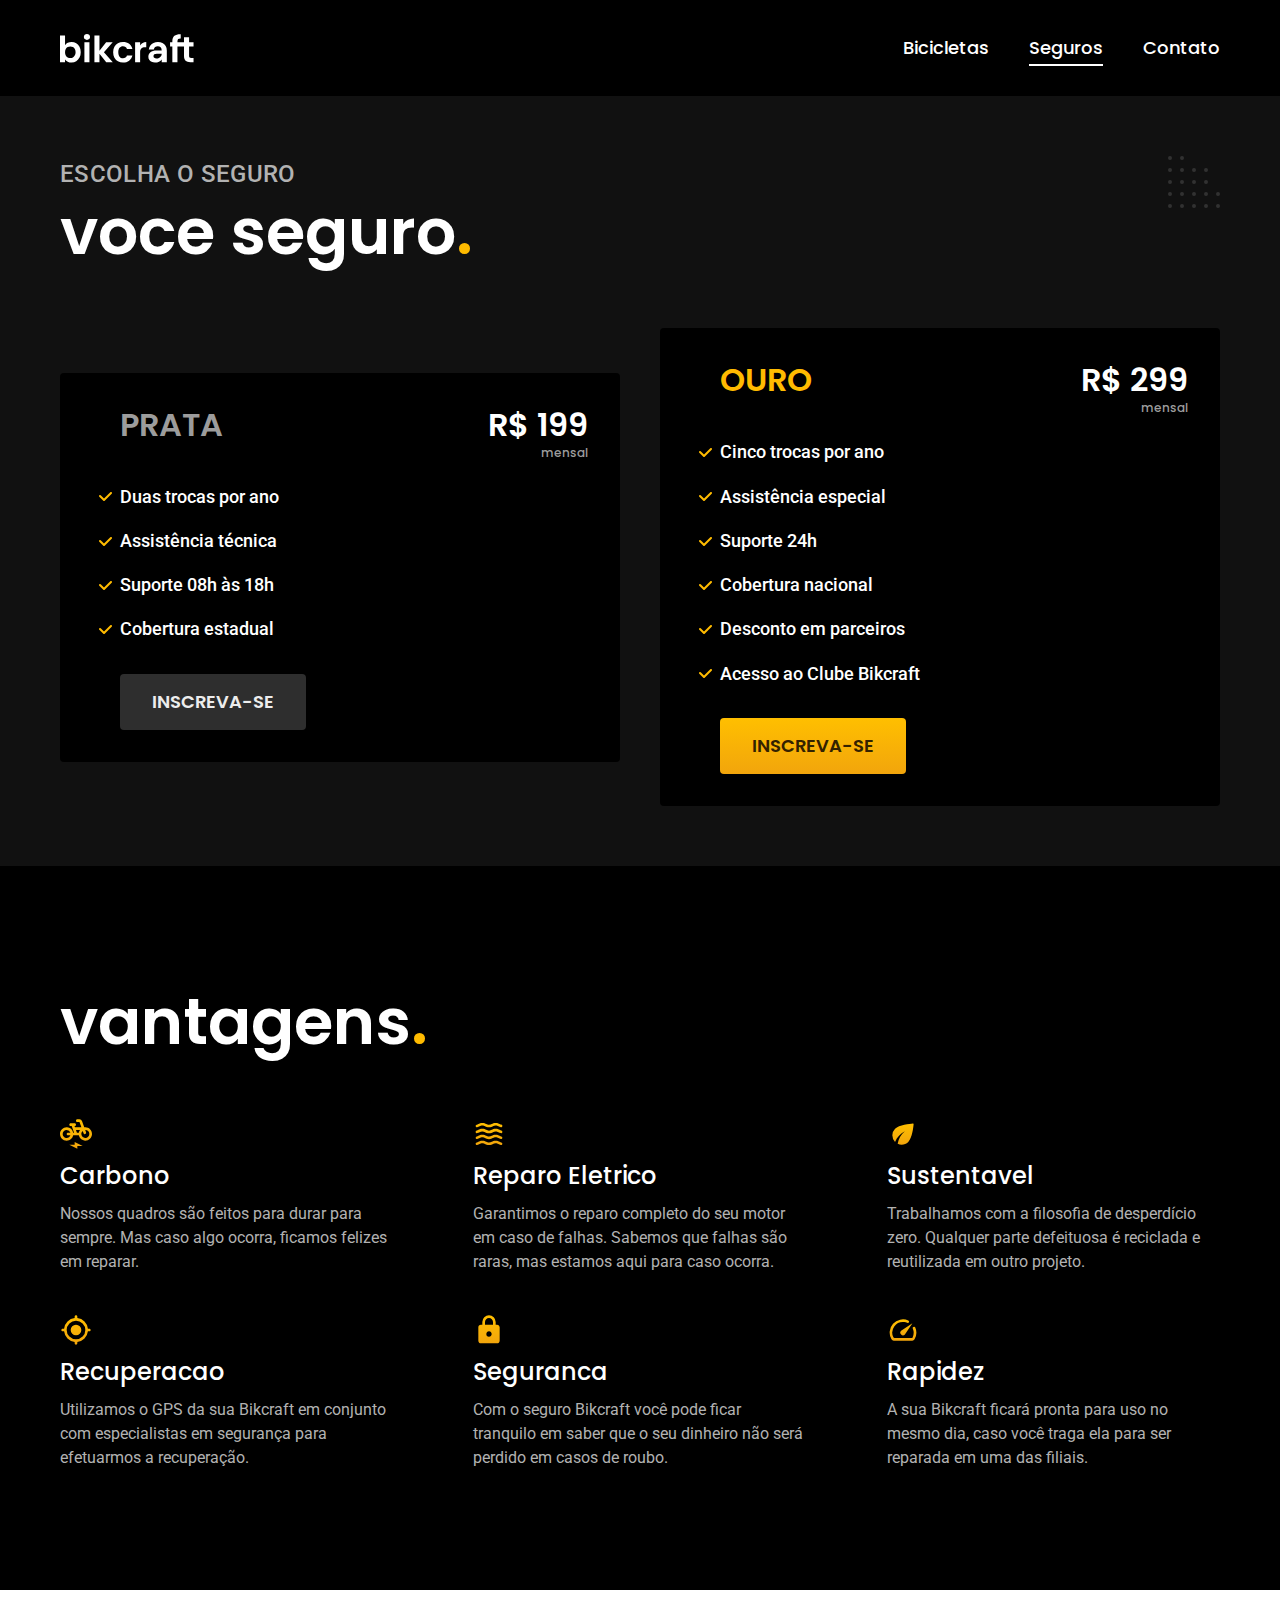
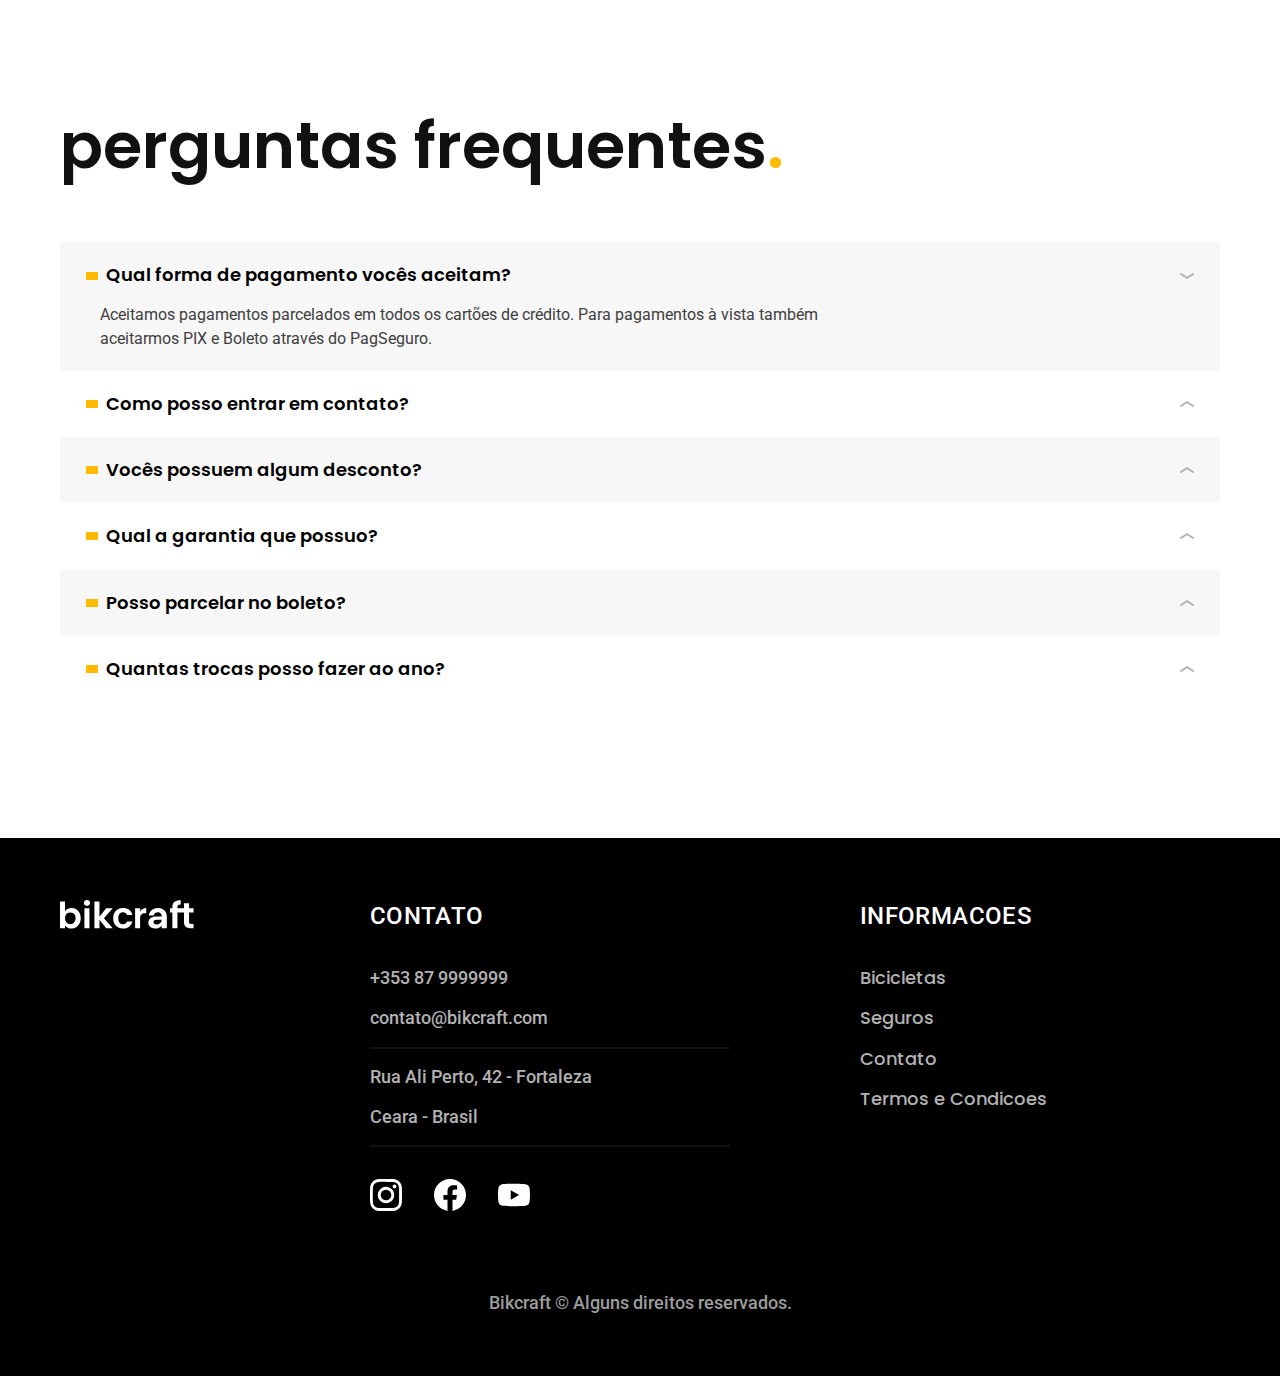
<file: seguros.html>
<!DOCTYPE html>
<html lang="pt-BR">

<head>

  <meta charset="UTF-8">
  <meta http-equiv="X-UA-Compatible" content="IE=edge">
  <meta name="viewport" content="width=device-width, initial-scale=1.0">
  <link rel="icon" href="./favicon.svg" type="img/svg+xml">
  <link rel="preload" href="./css/style.min.css" as="style">
  <link rel="stylesheet" href="./css/style.min.css">

  <link rel="preconnect" href="https://fonts.googleapis.com">
  <link rel="preconnect" href="https://fonts.gstatic.com" crossorigin>
  <link
    href="https://fonts.googleapis.com/css2?family=Merriweather:ital,wght@1,900&family=Poppins:wght@400;600&family=Roboto:wght@400;500&display=swap"
    rel="stylesheet">
  <title>Seguros | Bikcraft</title>
  <meta name="description" content="Seguros Bikcraft.">
  <script>document.documentElement.classList.add("js");</script>
</head>

<body id="seguros">
  <header class="header-bg">
    <div class="header container">
      <a href="./index.html"><img src="./img/bikcraft.svg" width="136" height="32" alt="Bikcraft"></a>
      <nav aria-label="primaria">
        <ul class="header-menu font-1-m cor-0">
          <li><a href="./bicicletas.html">Bicicletas</a></li>
          <li><a href="./seguros.html">Seguros</a></li>
          <li><a href="./contato.html">Contato</a></li>
        </ul>
      </nav>
    </div>
  </header>

  <main class="seguros-bg">
    <div class="titulo">
      <div class="container">
        <p class="font-2-l-b cor-5">escolha o seguro</p>
        <h1 class="font-1-xxl cor-0">voce seguro<span class="cor-p1">.</span></h1>
      </div>
    </div>

    <div class="seguros container">
      <div class="seguros-item fadeInLeft" data-anime="200">
        <h3 class="font-1-xl cor-6">PRATA</h3>
        <span class="font-1-xl cor-0">R$ 199 <span class="font-1-xs cor-6">mensal</span></span>
        <ul class="font-2-m cor-0">
          <li>Duas trocas por ano</li>
          <li>Assistência técnica</li>
          <li>Suporte 08h às 18h</li>
          <li>Cobertura estadual</li>
        </ul>
        <a class="botao secundario" href="./orcamento.html?tipo=seguro&produto=prata">Inscreva-se</a>
      </div>
      <div class="seguros-item fadeInRight" data-anime="400">
        <h3 class="font-1-xl cor-p1">OURO</h3>
        <span class="font-1-xl cor-0">R$ 299 <span class="font-1-xs cor-6">mensal</span></span>
        <ul class="font-2-m cor-0">
          <li>Cinco trocas por ano</li>
          <li>Assistência especial</li>
          <li>Suporte 24h</li>
          <li>Cobertura nacional</li>
          <li>Desconto em parceiros</li>
          <li>Acesso ao Clube Bikcraft</li>
        </ul>
        <a class="botao" href="./orcamento.html?tipo=seguro&produto=ouro">Inscreva-se</a>
      </div>
    </div>


  </main>

  <article class="vantagens-bg">
    <div class="vantagens container">
      <h2 class="font-1-xxl cor-0">vantagens<span class="cor-p1">.</span></h2>
      <ul>
        <li>
          <img src="./img/icones/eletrica.svg" width="32" height="32" alt="">
          <h3 class="font-1-l cor-0">Carbono</h3>
          <p class="font-2-s cor-5">Nossos quadros são feitos para durar para sempre. Mas caso algo ocorra, ficamos
            felizes em reparar.</p>
        </li>
        <li>
          <img src="./img/icones/carbono.svg" width="32" height="32" alt="">
          <h3 class="font-1-l cor-0">Reparo Eletrico</h3>
          <p class="font-2-s cor-5">Garantimos o reparo completo do seu motor em caso de falhas. Sabemos que falhas
            são raras, mas estamos
            aqui para caso ocorra.</p>
        </li>
        <li>
          <img src="./img/icones/sustentavel.svg" width="32" height="32" alt="">
          <h3 class="font-1-l cor-0">Sustentavel</h3>
          <p class="font-2-s cor-5">Trabalhamos com a filosofia de desperdício zero. Qualquer parte defeituosa é
            reciclada e reutilizada em outro projeto.</p>
        </li>
        <li>
          <img src="./img/icones/rastreador.svg" width="32" height="32" alt="">
          <h3 class="font-1-l cor-0">Recuperacao</h3>
          <p class="font-2-s cor-5">Utilizamos o GPS da sua Bikcraft em conjunto com especialistas em segurança para
            efetuarmos a recuperação.</p>
        </li>
        <li>
          <img src="./img/icones/seguro.svg" width="32" height="32" alt="">
          <h3 class="font-1-l cor-0">Seguranca</h3>
          <p class="font-2-s cor-5">Com o seguro Bikcraft você pode ficar tranquilo em saber que o seu dinheiro não
            será perdido em casos de roubo.</p>
        </li>
        <li>
          <img src="./img/icones/velocidade.svg" width="32" height="32" alt="">
          <h3 class="font-1-l cor-0">Rapidez</h3>
          <p class="font-2-s cor-5">A sua Bikcraft ficará pronta para uso no mesmo dia, caso você traga ela para ser
            reparada em uma das filiais.</p>
        </li>
      </ul>

    </div>
  </article>

  <article class="perguntas container">
    <h2 class="font-1-xxl">perguntas frequentes<span class="cor-p1">.</span></h2>

    <dl>
      <div>
        <dt><button class="font-1-m-b" aria-controls="pergunta1" aria-expanded="true">Qual forma de pagamento vocês
            aceitam?</button></dt>
        <dd id="pergunta1" class="font-2-s cor-9 ativa">Aceitamos pagamentos parcelados em todos os cartões de crédito.
          Para pagamentos à vista também aceitarmos PIX e Boleto através do PagSeguro.</dd>
      </div>
      <div>
        <dt><button class="font-1-m-b" aria-controls="pergunta2" aria-expanded="false">Como posso entrar em
            contato?</button></dt>
        <dd id="pergunta2" class="font-2-s cor-9">Aceitamos pagamentos parcelados em todos os cartões de crédito. Para
          pagamentos à vista também aceitarmos PIX e Boleto através do PagSeguro.</dd>
      </div>
      <div>
        <dt><button class="font-1-m-b" aria-controls="pergunta3" aria-expanded="false">Vocês possuem algum
            desconto?</button></dt>
        <dd id="pergunta3" class="font-2-s cor-9">Aceitamos pagamentos parcelados em todos os cartões de crédito. Para
          pagamentos à vista também aceitarmos PIX e Boleto através do PagSeguro.</dd>
      </div>
      <div>
        <dt><button class="font-1-m-b" aria-controls="pergunta4" aria-expanded="false">Qual a garantia que
            possuo?</button></dt>
        <dd id="pergunta4" class="font-2-s cor-9">Aceitamos pagamentos parcelados em todos os cartões de crédito. Para
          pagamentos à vista também aceitarmos PIX e Boleto através do PagSeguro.</dd>
      </div>
      <div>
        <dt><button class="font-1-m-b" aria-controls="pergunta5" aria-expanded="false">Posso parcelar no
            boleto?</button></dt>
        <dd id="pergunta5" class="font-2-s cor-9">Aceitamos pagamentos parcelados em todos os cartões de crédito. Para
          pagamentos à vista também aceitarmos PIX e Boleto através do PagSeguro.</dd>
      </div>
      <div>
        <dt><button class="font-1-m-b" aria-controls="pergunta6" aria-expanded="false">Quantas trocas posso fazer ao
            ano?</button></dt>
        <dd id="pergunta6" class="font-2-s cor-9">Aceitamos pagamentos parcelados em todos os cartões de crédito. Para
          pagamentos à vista também aceitarmos PIX e Boleto através do PagSeguro.</dd>
      </div>
    </dl>
  </article>

  <footer class="footer-bg">
    <div class="footer container">
      <img src="./img/bikcraft.svg" width="136" height="32" alt="">
      <div class="footer-contato">
        <h3 class="font-2-l-b cor-0">Contato</h3>
        <ul class="font-2-m cor-5">
          <li><a href="tel:+3530879999999">+353 87 9999999</a></li>
          <li><a href="mailto:contato@bikcraft.com">contato@bikcraft.com</a></li>
          <li>Rua Ali Perto, 42 - Fortaleza</li>
          <li>Ceara - Brasil</li>
        </ul>
        <div class="footer-redes">
          <a href="./">
            <img src="./img/redes/instagram.svg" width="32" height="32" alt="Instagram">
          </a>
          <a href="./">
            <img src="./img/redes/facebook.svg" width="32" height="32" alt="Facebook">
          </a>
          <a href="./">
            <img src="./img/redes/youtube.svg" width="32" height="32" alt="Youtube">
          </a>
        </div>
      </div>
      <div class="footer-informacoes">
        <h3 class="font-2-l-b cor-0">Informacoes</h3>
        <nav>
          <ul class="font-1-m cor-5">
            <li><a href="./bicicletas.html">Bicicletas</a></li>
            <li><a href="./seguros.html">Seguros</a></li>
            <li><a href="./contato.html">Contato</a></li>
            <li><a href="./termos.html">Termos e Condicoes</a></li>
          </ul>
        </nav>
      </div>
      <p class="footer-copy font-2-m cor-6">Bikcraft © Alguns direitos reservados.</p>
    </div>
  </footer>
  <script src="./js/plugins/simple-anime.js"></script>
  <script src="./js/script.js"></script>
</body>

</html>
</file>
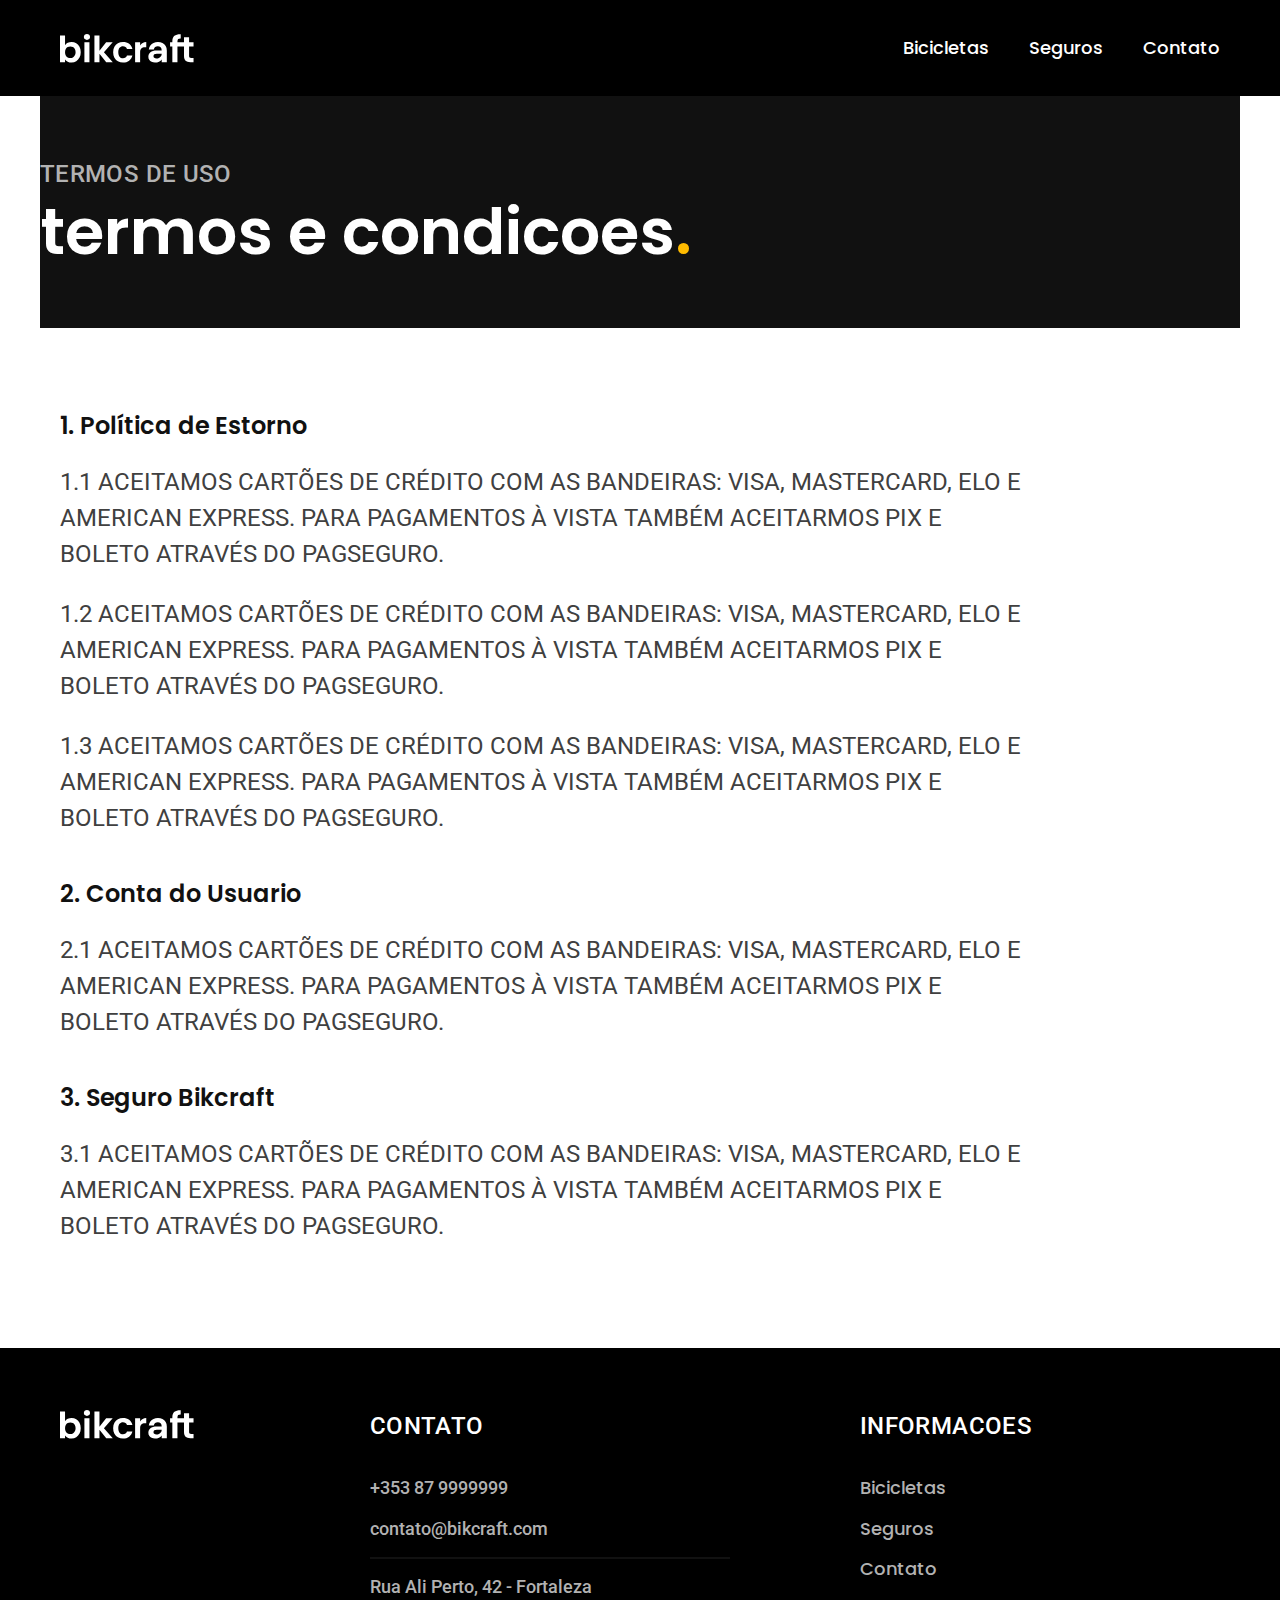
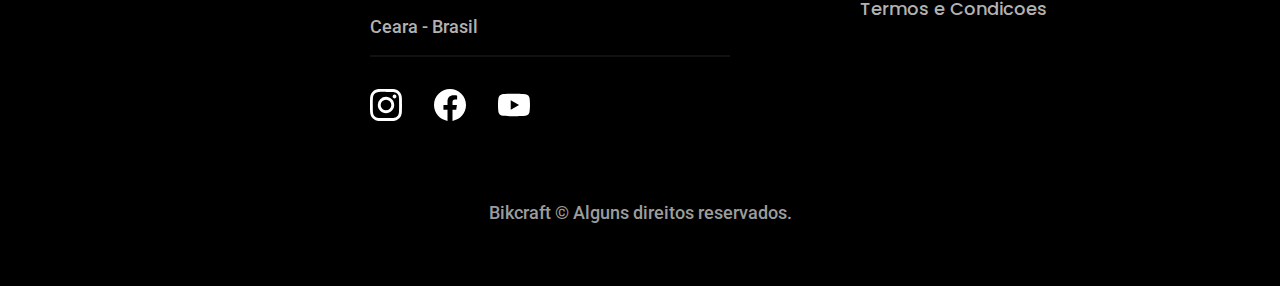
<file: termos.html>
<!DOCTYPE html>
<html lang="pt-BR">

<head>
  <meta name="description" content="Termos e condicoes Bikcraft.">
  <meta charset="UTF-8">
  <meta http-equiv="X-UA-Compatible" content="IE=edge">
  <meta name="viewport" content="width=device-width, initial-scale=1.0">
  <link rel="icon" href="./favicon.svg" type="img/svg+xml">
  <link rel="preload" href="./css/style.min.css" as="style">
  <link rel="stylesheet" href="./css/style.min.css">

  <link rel="preconnect" href="https://fonts.googleapis.com">
  <link rel="preconnect" href="https://fonts.gstatic.com" crossorigin>
  <link
    href="https://fonts.googleapis.com/css2?family=Merriweather:ital,wght@1,900&family=Poppins:wght@400;600&family=Roboto:wght@400;500&display=swap"
    rel="stylesheet">
  <title>Termos de Condicoes | Bikcraft</title>
  <script>document.documentElement.classList.add("js");</script>
</head>

<body>
  <header class="header-bg">
    <div class="header container">
      <a href="./index.html"><img src="./img/bikcraft.svg" width="136" height="32" alt="Bikcraft"></a>
      <nav aria-label="primaria">
        <ul class="header-menu font-1-m cor-0">
          <li><a href="./bicicletas.html">Bicicletas</a></li>
          <li><a href="./seguros.html">Seguros</a></li>
          <li><a href="./contato.html">Contato</a></li>
        </ul>
      </nav>
    </div>
  </header>

  <main id="termos">
    <div class="titulo-bg">
      <div class="titulo container">
        <p class="font-2-l-b cor-5">Termos de uso</p>
        <h1 class="font-1-xxl cor-0">termos e condicoes<span class="cor-p1">.</span></h1>
      </div>
    </div>

    <div class="termos font-2-l cor-10 container">
      <h2 class="font-1-l cor-11">1. Política de Estorno</h2>
      <p>1.1 Aceitamos cartões de crédito com as bandeiras: Visa, Mastercard, ELO e American Express. Para pagamentos à
        vista também aceitarmos PIX e Boleto através do PagSeguro.</p>
      <p>1.2 Aceitamos cartões de crédito com as bandeiras: Visa, Mastercard, ELO e American Express. Para pagamentos à
        vista também aceitarmos PIX e Boleto através do PagSeguro.</p>
      <p>1.3 Aceitamos cartões de crédito com as bandeiras: Visa, Mastercard, ELO e American Express. Para pagamentos à
        vista também aceitarmos PIX e Boleto através do PagSeguro.</p>
      <h2 class="font-1-l cor-11">2. Conta do Usuario</h2>
      <p>2.1 Aceitamos cartões de crédito com as bandeiras: Visa, Mastercard, ELO e American Express. Para pagamentos à
        vista também aceitarmos PIX e Boleto através do PagSeguro.</p>
      <h2 class="font-1-l cor-11">3. Seguro Bikcraft</h2>
      <p>3.1 Aceitamos cartões de crédito com as bandeiras: Visa, Mastercard, ELO e American Express. Para pagamentos à
        vista também aceitarmos PIX e Boleto através do PagSeguro.</p>

    </div>

  </main>

  <footer class="footer-bg">
    <div class="footer container">
      <img src="./img/bikcraft.svg" width="136" height="32" alt="">
      <div class="footer-contato">
        <h3 class="font-2-l-b cor-0">Contato</h3>
        <ul class="font-2-m cor-5">
          <li><a href="tel:+3530879999999">+353 87 9999999</a></li>
          <li><a href="mailto:contato@bikcraft.com">contato@bikcraft.com</a></li>
          <li>Rua Ali Perto, 42 - Fortaleza</li>
          <li>Ceara - Brasil</li>
        </ul>
        <div class="footer-redes">
          <a href="./">
            <img src="./img/redes/instagram.svg" width="32" height="32" alt="Instagram">
          </a>
          <a href="./">
            <img src="./img/redes/facebook.svg" width="32" height="32" alt="Facebook">
          </a>
          <a href="./">
            <img src="./img/redes/youtube.svg" width="32" height="32" alt="Youtube">
          </a>
        </div>
      </div>
      <div class="footer-informacoes">
        <h3 class="font-2-l-b cor-0">Informacoes</h3>
        <nav>
          <ul class="font-1-m cor-5">
            <li><a href="./bicicletas.html">Bicicletas</a></li>
            <li><a href="./seguros.html">Seguros</a></li>
            <li><a href="./contato.html">Contato</a></li>
            <li><a href="./termos.html">Termos e Condicoes</a></li>
          </ul>
        </nav>
      </div>
      <p class="footer-copy font-2-m cor-6">Bikcraft © Alguns direitos reservados.</p>
    </div>
  </footer>
  <script src="./js/script.js"></script>
</body>

</html>
</file>
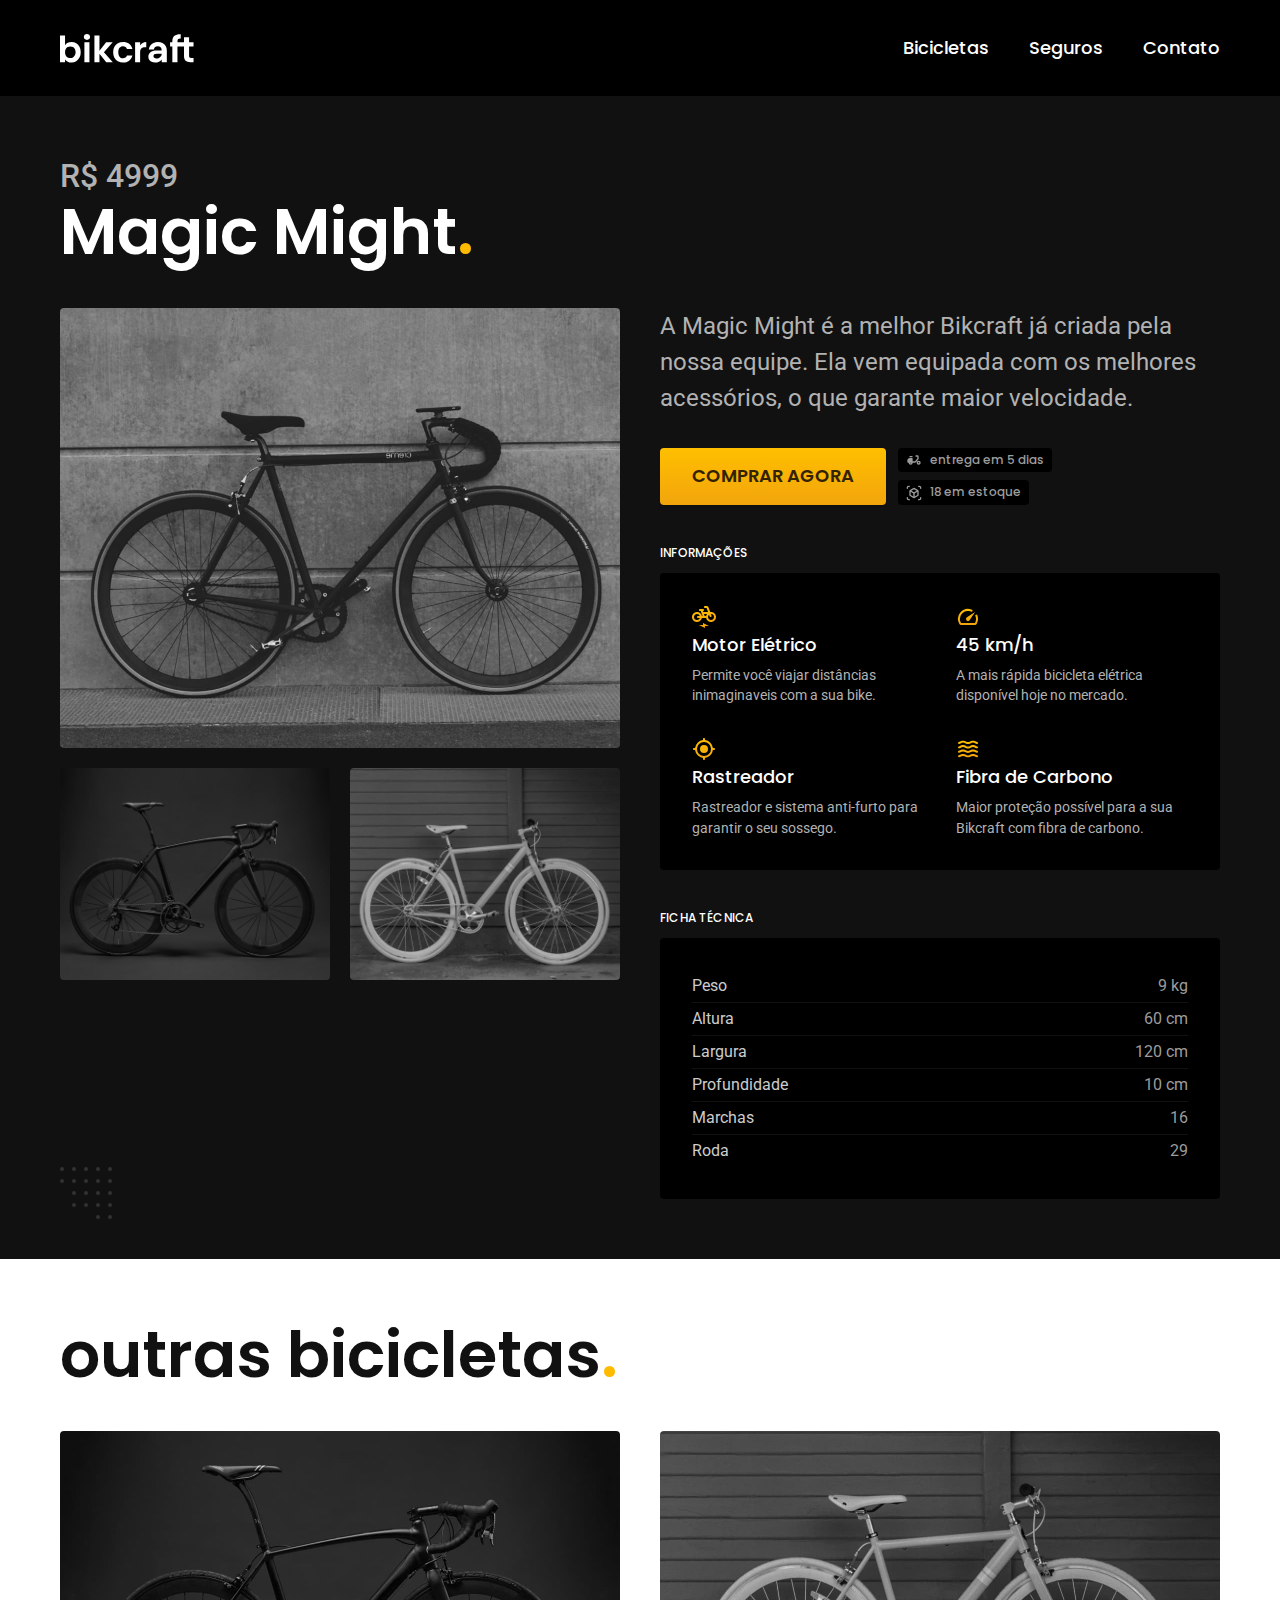
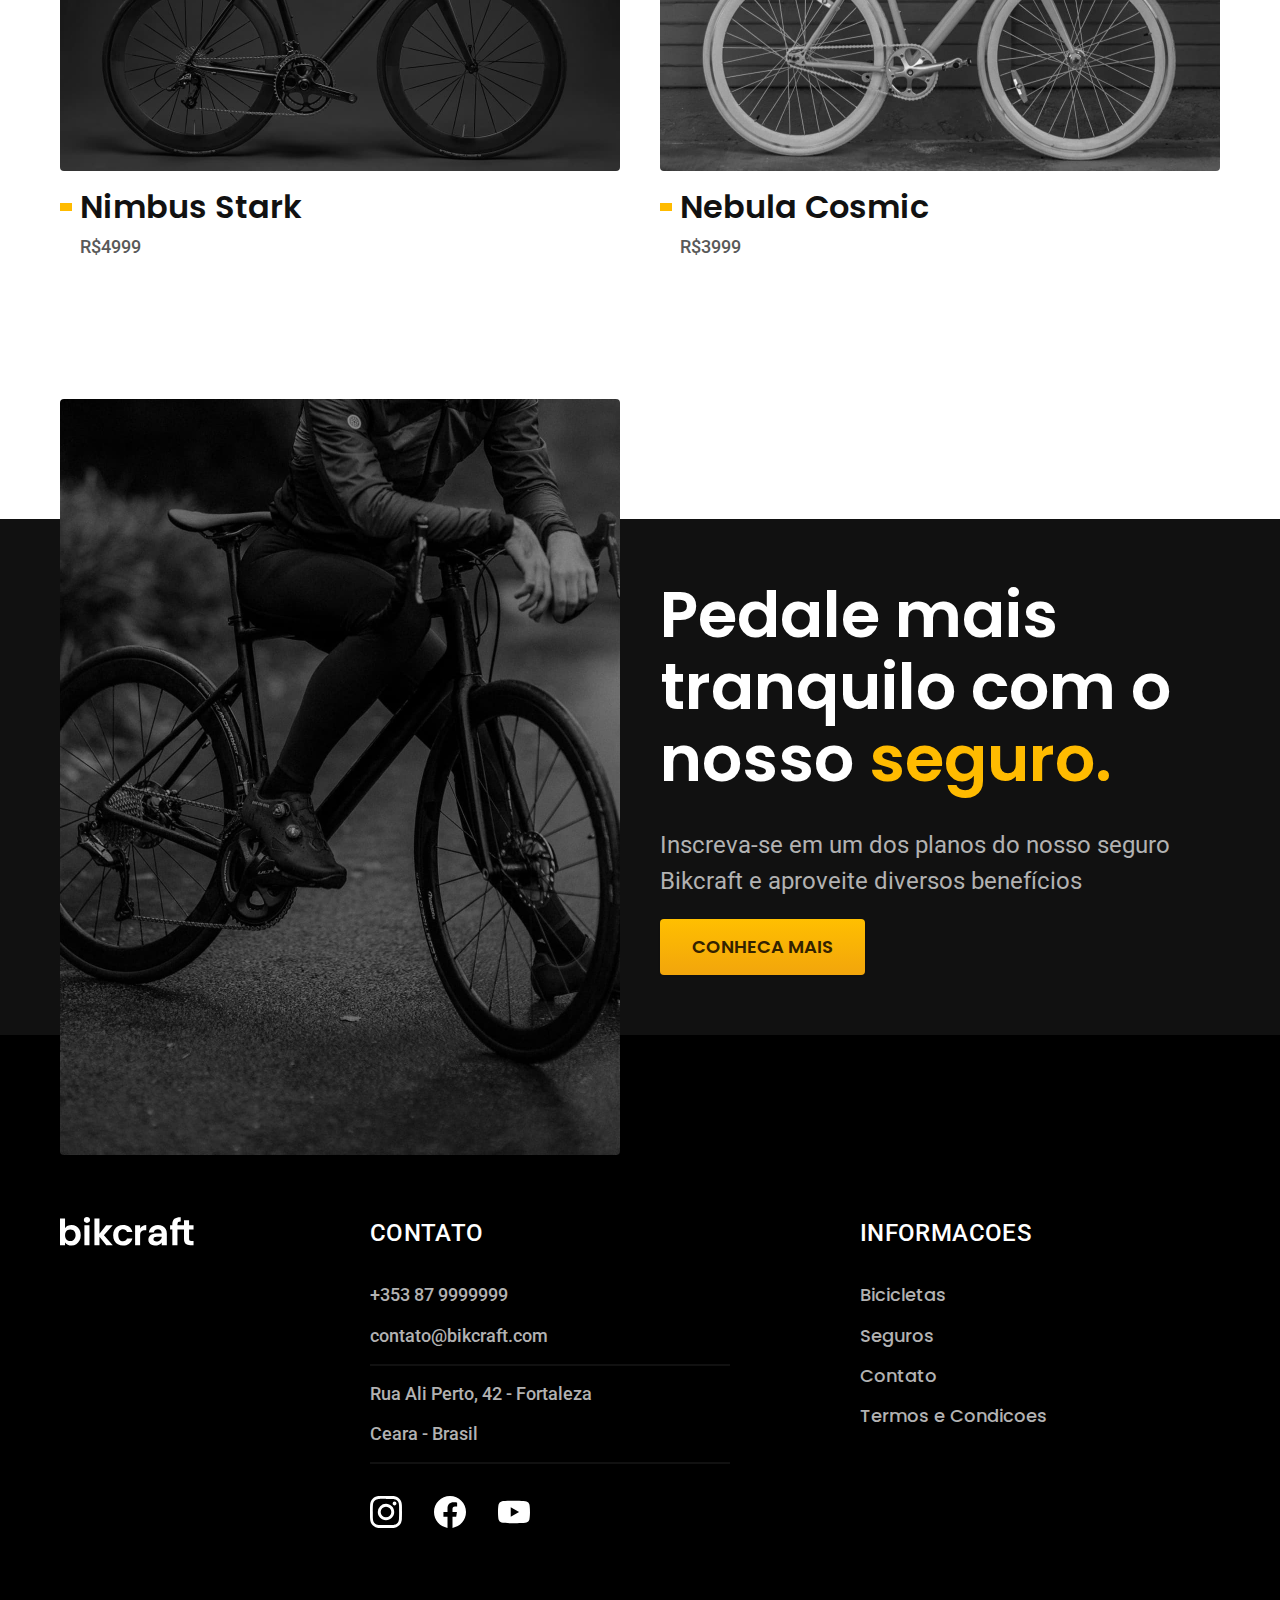
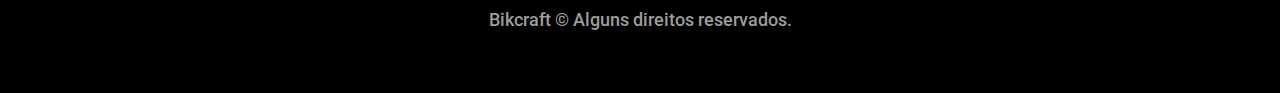
<file: bicicletas/magic.html>
<!DOCTYPE html>
<html lang="pt-BR">

<head>
  <meta name="description" content="Magic Bikcraft.">
  <meta charset="UTF-8">
  <meta http-equiv="X-UA-Compatible" content="IE=edge">
  <meta name="viewport" content="width=device-width, initial-scale=1.0">

  <link rel="icon" href="../favicon.svg" type="img/svg+xml">
  <link rel="stylesheet" href="../css/style.min.css">

  <link rel="preconnect" href="https://fonts.googleapis.com">
  <link rel="preconnect" href="https://fonts.gstatic.com" crossorigin>
  <link
    href="https://fonts.googleapis.com/css2?family=Merriweather:ital,wght@1,900&family=Poppins:wght@400;600&family=Roboto:wght@400;500&display=swap"
    rel="stylesheet">
  <title>Magic Might | Bikcraft</title>
  <script>document.documentElement.classList.add("js");</script>
</head>

<body id="bicicleta">
  <header class="header-bg">
    <div class="header container">
      <a href="../index.html"><img src="../img/bikcraft.svg" alt="Bikcraft"></a>
      <nav aria-label="primaria">
        <ul class="header-menu font-1-m cor-0">
          <li><a href="../bicicletas.html">Bicicletas</a></li>
          <li><a href="../seguros.html">Seguros</a></li>
          <li><a href="../contato.html">Contato</a></li>
        </ul>
      </nav>
    </div>
  </header>

  <main class="bicicleta-bg">
    <div class="bicicleta container">
      <div class="bicicleta-titulo">
        <span class="font-2-xl cor-5">R$ 4999</span>
        <h1 class="font-1-xxl cor-0">Magic Might<span class="cor-p1">.</span></h1>
      </div>
      <div class="bicicleta-imagens">
        <img src="../img/bicicleta/nimbus2.jpg" alt="Bicicleta preta" width="560" height="440">
        <img src="../img/bicicleta/nimbus1.jpg" alt="Bicicleta preta" width="560" height="440">
        <img src="../img/bicicleta/nimbus3.jpg" alt="Bicicleta branca" width="560" height="440">
      </div>
      <div class="bicicleta-conteudo">
        <p class="font-2-l cor-5">A Magic Might é a melhor Bikcraft já criada pela nossa equipe. Ela vem equipada com os
          melhores acessórios, o que garante maior velocidade.</p>
        <div class="bicicleta-comprar">
          <a class="botao" href="../orcamento.html?tipo=bikcraft&produto=magic">Comprar Agora</a>
          <span class="font-1-xs cor-6"><img src="../img/icones/entrega.svg" alt=""> entrega em 5 dias</span>
          <span class="font-1-xs cor-6"><img src="../img/icones/estoque.svg" alt=""> 18 em estoque</span>
        </div>
        <h2 class="font-1-xs cor-0">Informações</h2>
        <ul class="bicicleta-informacoes">
          <li>
            <img src="../img/icones/eletrica.svg" alt="">
            <h3 class="font-1-m cor-0">Motor Elétrico</h3>
            <p class="font-2-xs cor-5">Permite você viajar distâncias inimaginaveis com a sua bike.</p>
          </li>
          <li>
            <img src="../img/icones/velocidade.svg" alt="">
            <h3 class="font-1-m cor-0">45 km/h</h3>
            <p class="font-2-xs cor-5">A mais rápida bicicleta elétrica disponível hoje no mercado.</p>
          </li>
          <li>
            <img src="../img/icones/rastreador.svg" alt="">
            <h3 class="font-1-m cor-0">Rastreador</h3>
            <p class="font-2-xs cor-5">Rastreador e sistema anti-furto para garantir o seu sossego.</p>
          </li>
          <li>
            <img src="../img/icones/carbono.svg" alt="">
            <h3 class="font-1-m cor-0">Fibra de Carbono</h3>
            <p class="font-2-xs cor-5">Maior proteção possível para a sua Bikcraft com fibra de carbono.</p>
          </li>
        </ul>
        <h2 class="font-1-xs cor-0">Ficha Técnica</h2>
        <ul class="bicicleta-ficha font-2-s cor-4">
          <li>Peso <span>9 kg</span></li>
          <li>Altura <span>60 cm</span></li>
          <li>Largura <span>120 cm</span></li>
          <li>Profundidade <span>10 cm</span></li>
          <li>Marchas <span>16</span></li>
          <li>Roda <span>29</span></li>
        </ul>
      </div>
    </div>
  </main>

  <article class="bicicletas-lista container">
    <h2 class="font-1-xxl">outras bicicletas<span class="cor-p1">.</span></h2>

    <ul>
      <li>
        <a href="./nimbus.html">
          <img src="../img/bicicletas/nimbus.jpg" alt="Bicicleta preta">
          <h3 class="font-1-xl">Nimbus Stark</h3>
          <span class="font-2-m cor-8">R$4999</span>
        </a>
      </li>
      <li>
        <a href="./nebula.html">
          <img src="../img/bicicletas/nebula.jpg" alt="Bicicleta preta">
          <h3 class="font-1-xl">Nebula Cosmic</h3>
          <span class="font-2-m cor-8">R$3999</span>
        </a>
      </li>
    </ul>
  </article>

  <article class="seguro-bg">
    <div class="seguro container">
      <div class="seguro-imagem">
        <img src="../img/fotos/seguros.jpg" alt="Pessoa parada em cima de uma bicicleta">
      </div>
      <div class="seguro-conteudo">
        <h2 class="font-1-xxl cor-0">Pedale mais tranquilo com o nosso <span class="cor-p1">seguro.</span> </h2>
        <p class="font-2-l cor-5">Inscreva-se em um dos planos do nosso seguro Bikcraft e aproveite diversos benefícios
        </p>
        <a class="botao" href="../seguros.html">Conheca Mais</a>
      </div>
    </div>
  </article>

  <footer class="footer-bg">
    <div class="footer container">
      <img src="../img/bikcraft.svg" alt="">
      <div class="footer-contato">
        <h3 class="font-2-l-b cor-0">Contato</h3>
        <ul class="font-2-m cor-5">
          <li><a href="tel:+3530879999999">+353 87 9999999</a></li>
          <li><a href="mailto:contato@bikcraft.com">contato@bikcraft.com</a></li>
          <li>Rua Ali Perto, 42 - Fortaleza</li>
          <li>Ceara - Brasil</li>
        </ul>
        <div class="footer-redes">
          <a href="../">
            <img src="../img/redes/instagram.svg" alt="Instagram">
          </a>
          <a href="../">
            <img src="../img/redes/facebook.svg" alt="Facebook">
          </a>
          <a href="../">
            <img src="../img/redes/youtube.svg" alt="Youtube">
          </a>
        </div>
      </div>
      <div class="footer-informacoes">
        <h3 class="font-2-l-b cor-0">Informacoes</h3>
        <nav>
          <ul class="font-1-m cor-5">
            <li><a href="../bicicletas.html">Bicicletas</a></li>
            <li><a href="../seguros.html">Seguros</a></li>
            <li><a href="../contato.html">Contato</a></li>
            <li><a href="../termos.html">Termos e Condicoes</a></li>
          </ul>
        </nav>
      </div>
      <p class="footer-copy font-2-m cor-6">Bikcraft © Alguns direitos reservados.</p>
    </div>
  </footer>
  <script src="../js/script.js"></script>
</body>

</html>
</file>
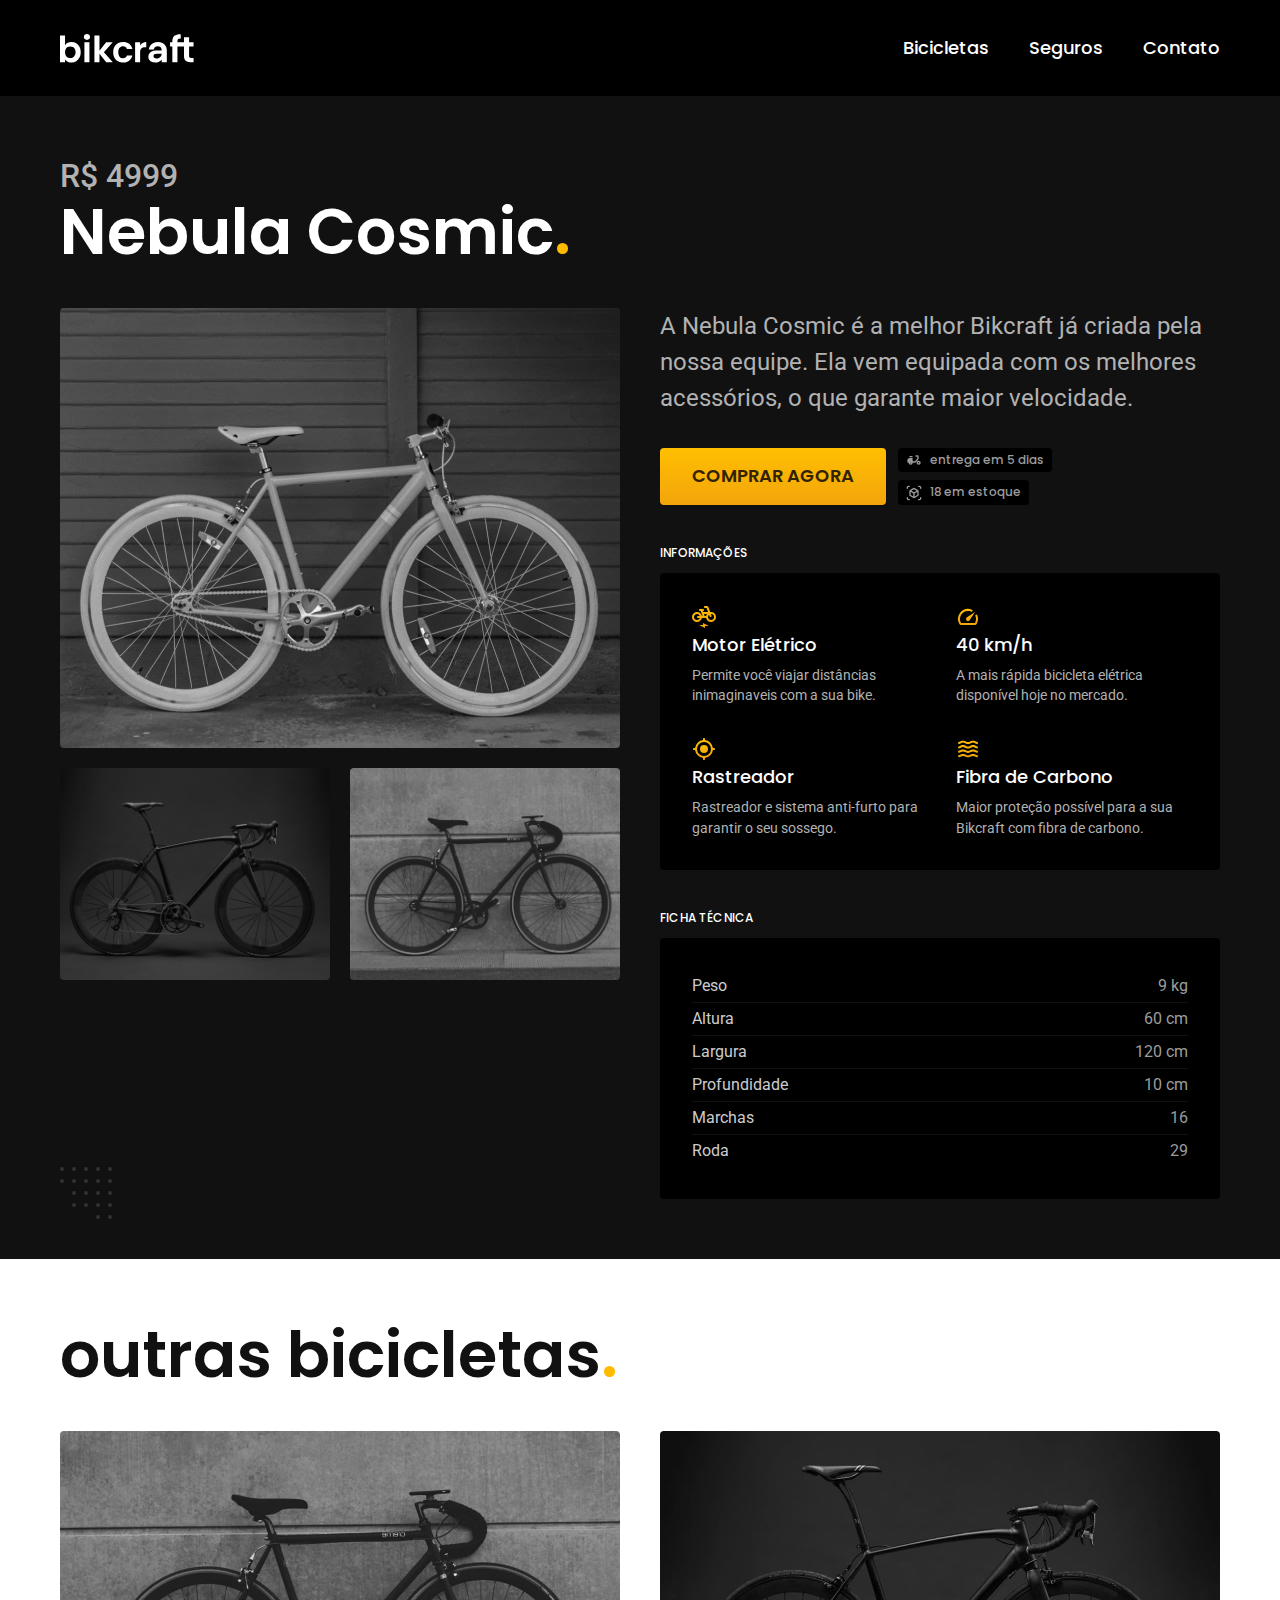
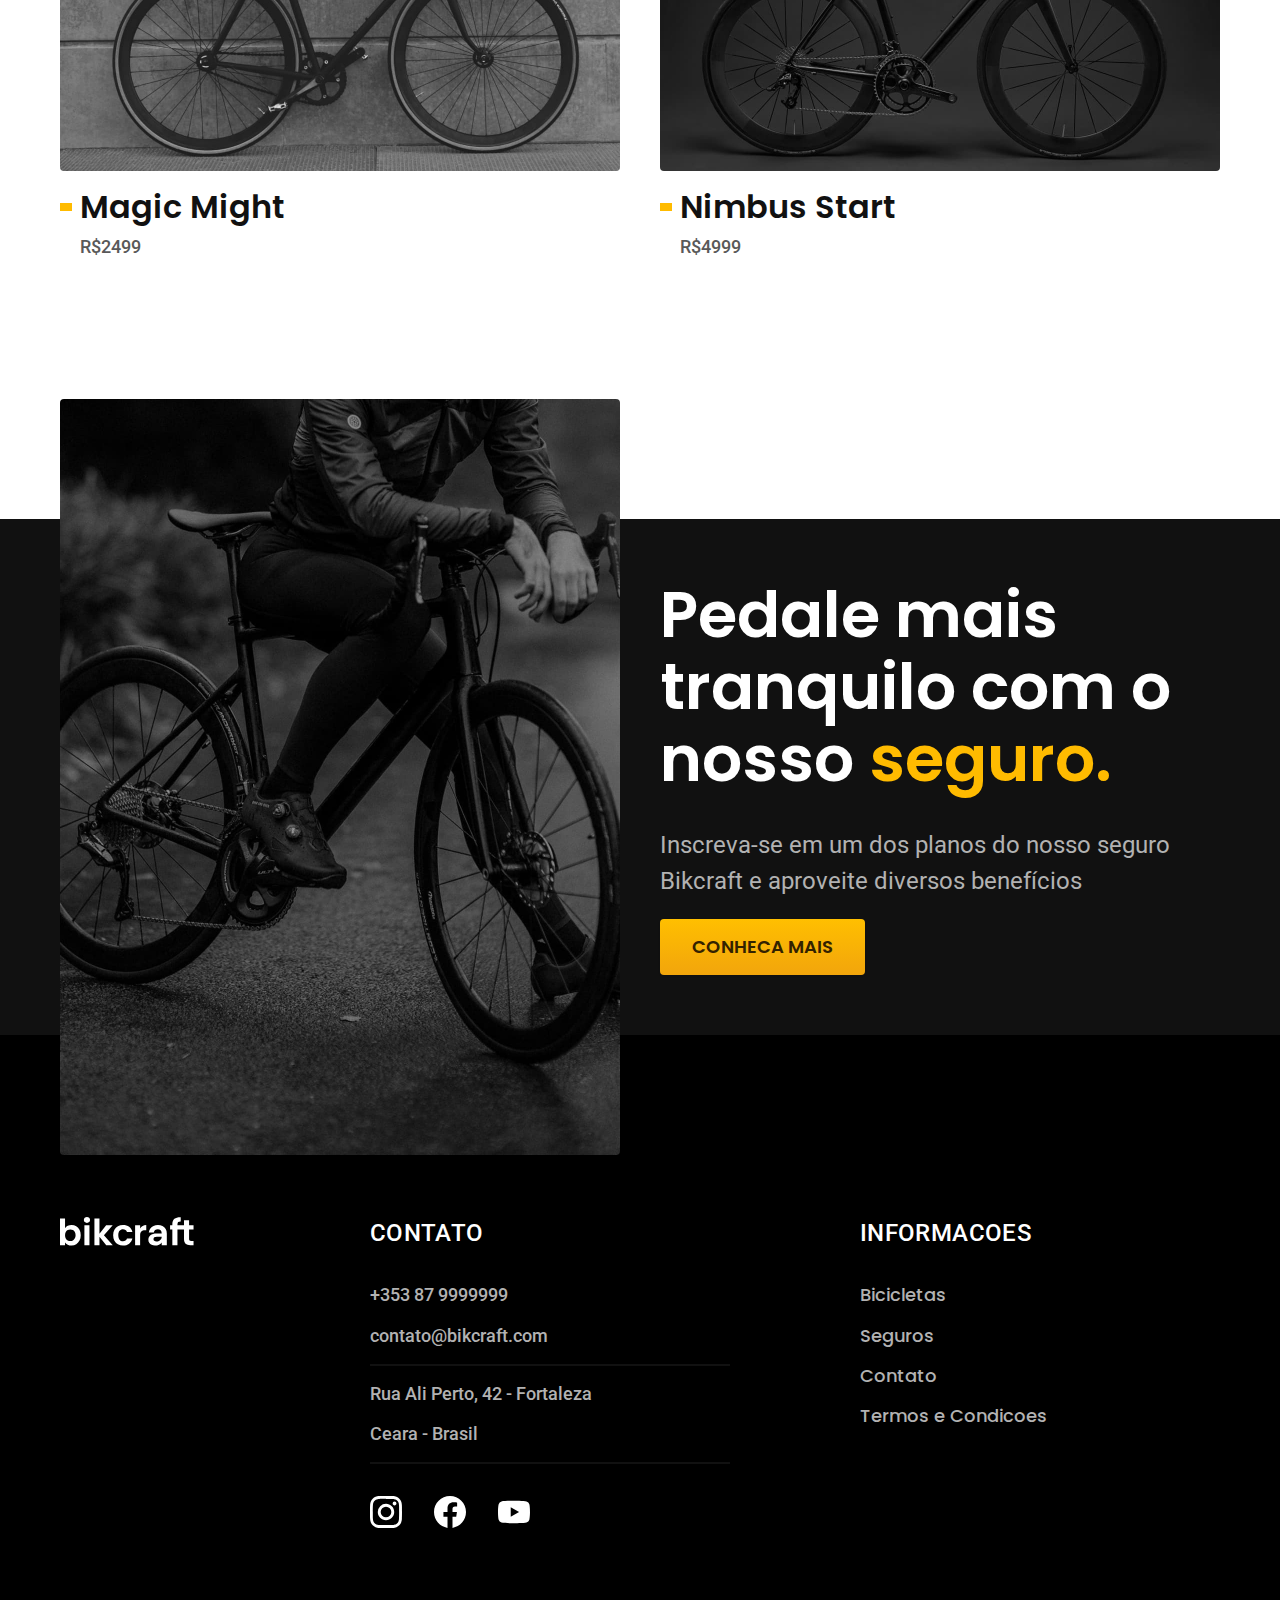
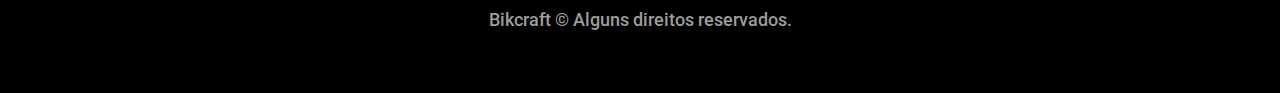
<file: bicicletas/nebula.html>
<!DOCTYPE html>
<html lang="pt-BR">

<head>
  <meta name="description" content="Nebula Bikcraft.">
  <meta charset="UTF-8">
  <meta http-equiv="X-UA-Compatible" content="IE=edge">
  <meta name="viewport" content="width=device-width, initial-scale=1.0">

  <link rel="icon" href="../favicon.svg" type="img/svg+xml">
  <link rel="stylesheet" href="../css/style.min.css">

  <link rel="preconnect" href="https://fonts.googleapis.com">
  <link rel="preconnect" href="https://fonts.gstatic.com" crossorigin>
  <link
    href="https://fonts.googleapis.com/css2?family=Merriweather:ital,wght@1,900&family=Poppins:wght@400;600&family=Roboto:wght@400;500&display=swap"
    rel="stylesheet">
  <title>Nebula Cosmic | Bikcraft</title>
  <script>document.documentElement.classList.add("js");</script>
</head>

<body id="bicicleta">
  <header class="header-bg">
    <div class="header container">
      <a href="../index.html"><img src="../img/bikcraft.svg" alt="Bikcraft"></a>
      <nav aria-label="primaria">
        <ul class="header-menu font-1-m cor-0">
          <li><a href="../bicicletas.html">Bicicletas</a></li>
          <li><a href="../seguros.html">Seguros</a></li>
          <li><a href="../contato.html">Contato</a></li>
        </ul>
      </nav>
    </div>
  </header>

  <main class="bicicleta-bg">
    <div class="bicicleta container">
      <div class="bicicleta-titulo">
        <span class="font-2-xl cor-5">R$ 4999</span>
        <h1 class="font-1-xxl cor-0">Nebula Cosmic<span class="cor-p1">.</span></h1>
      </div>
      <div class="bicicleta-imagens">
        <img src="../img/bicicleta/nimbus3.jpg" alt="Bicicleta branca" width="560" height="440">
        <img src="../img/bicicleta/nimbus1.jpg" alt="Bicicleta preta" width="1120" height="880">
        <img src="../img/bicicleta/nimbus2.jpg" alt="Bicicleta preta" width="560" height="440">
      </div>
      <div class="bicicleta-conteudo">
        <p class="font-2-l cor-5">A Nebula Cosmic é a melhor Bikcraft já criada pela nossa equipe. Ela vem equipada com
          os melhores acessórios, o que garante maior velocidade.</p>
        <div class="bicicleta-comprar">
          <a class="botao" href="../orcamento.html?tipo=bikcraft&produto=nebula">Comprar Agora</a>
          <span class="font-1-xs cor-6"><img src="../img/icones/entrega.svg" alt=""> entrega em 5 dias</span>
          <span class="font-1-xs cor-6"><img src="../img/icones/estoque.svg" alt=""> 18 em estoque</span>
        </div>
        <h2 class="font-1-xs cor-0">Informações</h2>
        <ul class="bicicleta-informacoes">
          <li>
            <img src="../img/icones/eletrica.svg" alt="">
            <h3 class="font-1-m cor-0">Motor Elétrico</h3>
            <p class="font-2-xs cor-5">Permite você viajar distâncias inimaginaveis com a sua bike.</p>
          </li>
          <li>
            <img src="../img/icones/velocidade.svg" alt="">
            <h3 class="font-1-m cor-0">40 km/h</h3>
            <p class="font-2-xs cor-5">A mais rápida bicicleta elétrica disponível hoje no mercado.</p>
          </li>
          <li>
            <img src="../img/icones/rastreador.svg" alt="">
            <h3 class="font-1-m cor-0">Rastreador</h3>
            <p class="font-2-xs cor-5">Rastreador e sistema anti-furto para garantir o seu sossego.</p>
          </li>
          <li>
            <img src="../img/icones/carbono.svg" alt="">
            <h3 class="font-1-m cor-0">Fibra de Carbono</h3>
            <p class="font-2-xs cor-5">Maior proteção possível para a sua Bikcraft com fibra de carbono.</p>
          </li>
        </ul>
        <h2 class="font-1-xs cor-0">Ficha Técnica</h2>
        <ul class="bicicleta-ficha font-2-s cor-4">
          <li>Peso <span>9 kg</span></li>
          <li>Altura <span>60 cm</span></li>
          <li>Largura <span>120 cm</span></li>
          <li>Profundidade <span>10 cm</span></li>
          <li>Marchas <span>16</span></li>
          <li>Roda <span>29</span></li>
        </ul>
      </div>
    </div>
  </main>

  <article class="bicicletas-lista container">
    <h2 class="font-1-xxl">outras bicicletas<span class="cor-p1">.</span></h2>

    <ul>
      <li>
        <a href="./magic.html">
          <img src="../img/bicicletas/magic.jpg" alt="Bicicleta preta">
          <h3 class="font-1-xl">Magic Might</h3>
          <span class="font-2-m cor-8">R$2499</span>
        </a>
      </li>
      <li>
        <a href="./nimbus.html">
          <img src="../img/bicicletas/nimbus.jpg" alt="Bicicleta preta">
          <h3 class="font-1-xl">Nimbus Start</h3>
          <span class="font-2-m cor-8">R$4999</span>
        </a>
      </li>
    </ul>
  </article>

  <article class="seguro-bg">
    <div class="seguro container">
      <div class="seguro-imagem">
        <img src="../img/fotos/seguros.jpg" alt="Pessoa parada em cima de uma bicicleta">
      </div>
      <div class="seguro-conteudo">
        <h2 class="font-1-xxl cor-0">Pedale mais tranquilo com o nosso <span class="cor-p1">seguro.</span> </h2>
        <p class="font-2-l cor-5">Inscreva-se em um dos planos do nosso seguro Bikcraft e aproveite diversos benefícios
        </p>
        <a class="botao" href="../seguros.html">Conheca Mais</a>
      </div>
    </div>
  </article>

  <footer class="footer-bg">
    <div class="footer container">
      <img src="../img/bikcraft.svg" alt="">
      <div class="footer-contato">
        <h3 class="font-2-l-b cor-0">Contato</h3>
        <ul class="font-2-m cor-5">
          <li><a href="tel:+3530879999999">+353 87 9999999</a></li>
          <li><a href="mailto:contato@bikcraft.com">contato@bikcraft.com</a></li>
          <li>Rua Ali Perto, 42 - Fortaleza</li>
          <li>Ceara - Brasil</li>
        </ul>
        <div class="footer-redes">
          <a href="../">
            <img src="../img/redes/instagram.svg" alt="Instagram">
          </a>
          <a href="../">
            <img src="../img/redes/facebook.svg" alt="Facebook">
          </a>
          <a href="../">
            <img src="../img/redes/youtube.svg" alt="Youtube">
          </a>
        </div>
      </div>
      <div class="footer-informacoes">
        <h3 class="font-2-l-b cor-0">Informacoes</h3>
        <nav>
          <ul class="font-1-m cor-5">
            <li><a href="../bicicletas.html">Bicicletas</a></li>
            <li><a href="../seguros.html">Seguros</a></li>
            <li><a href="../contato.html">Contato</a></li>
            <li><a href="../termos.html">Termos e Condicoes</a></li>
          </ul>
        </nav>
      </div>
      <p class="footer-copy font-2-m cor-6">Bikcraft © Alguns direitos reservados.</p>
    </div>
  </footer>
  <script src="../js/script.js"></script>
</body>

</html>
</file>
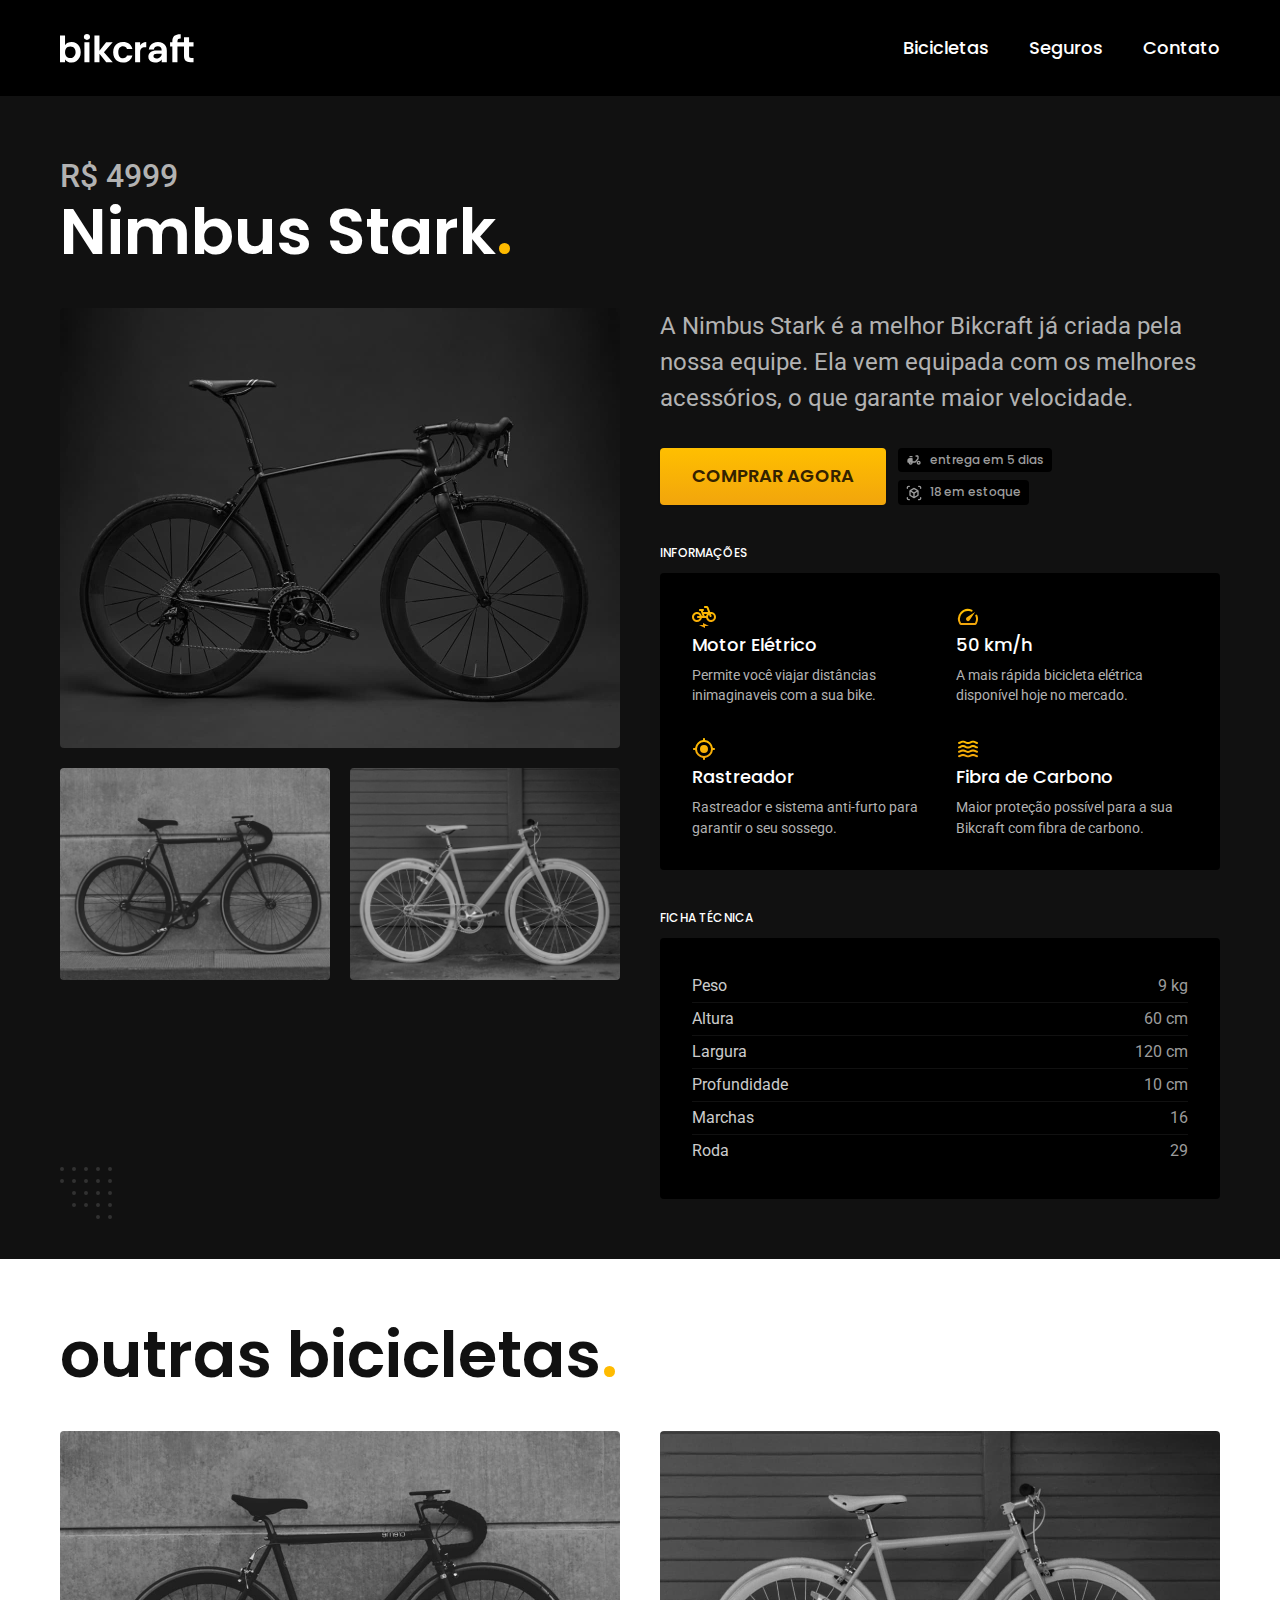
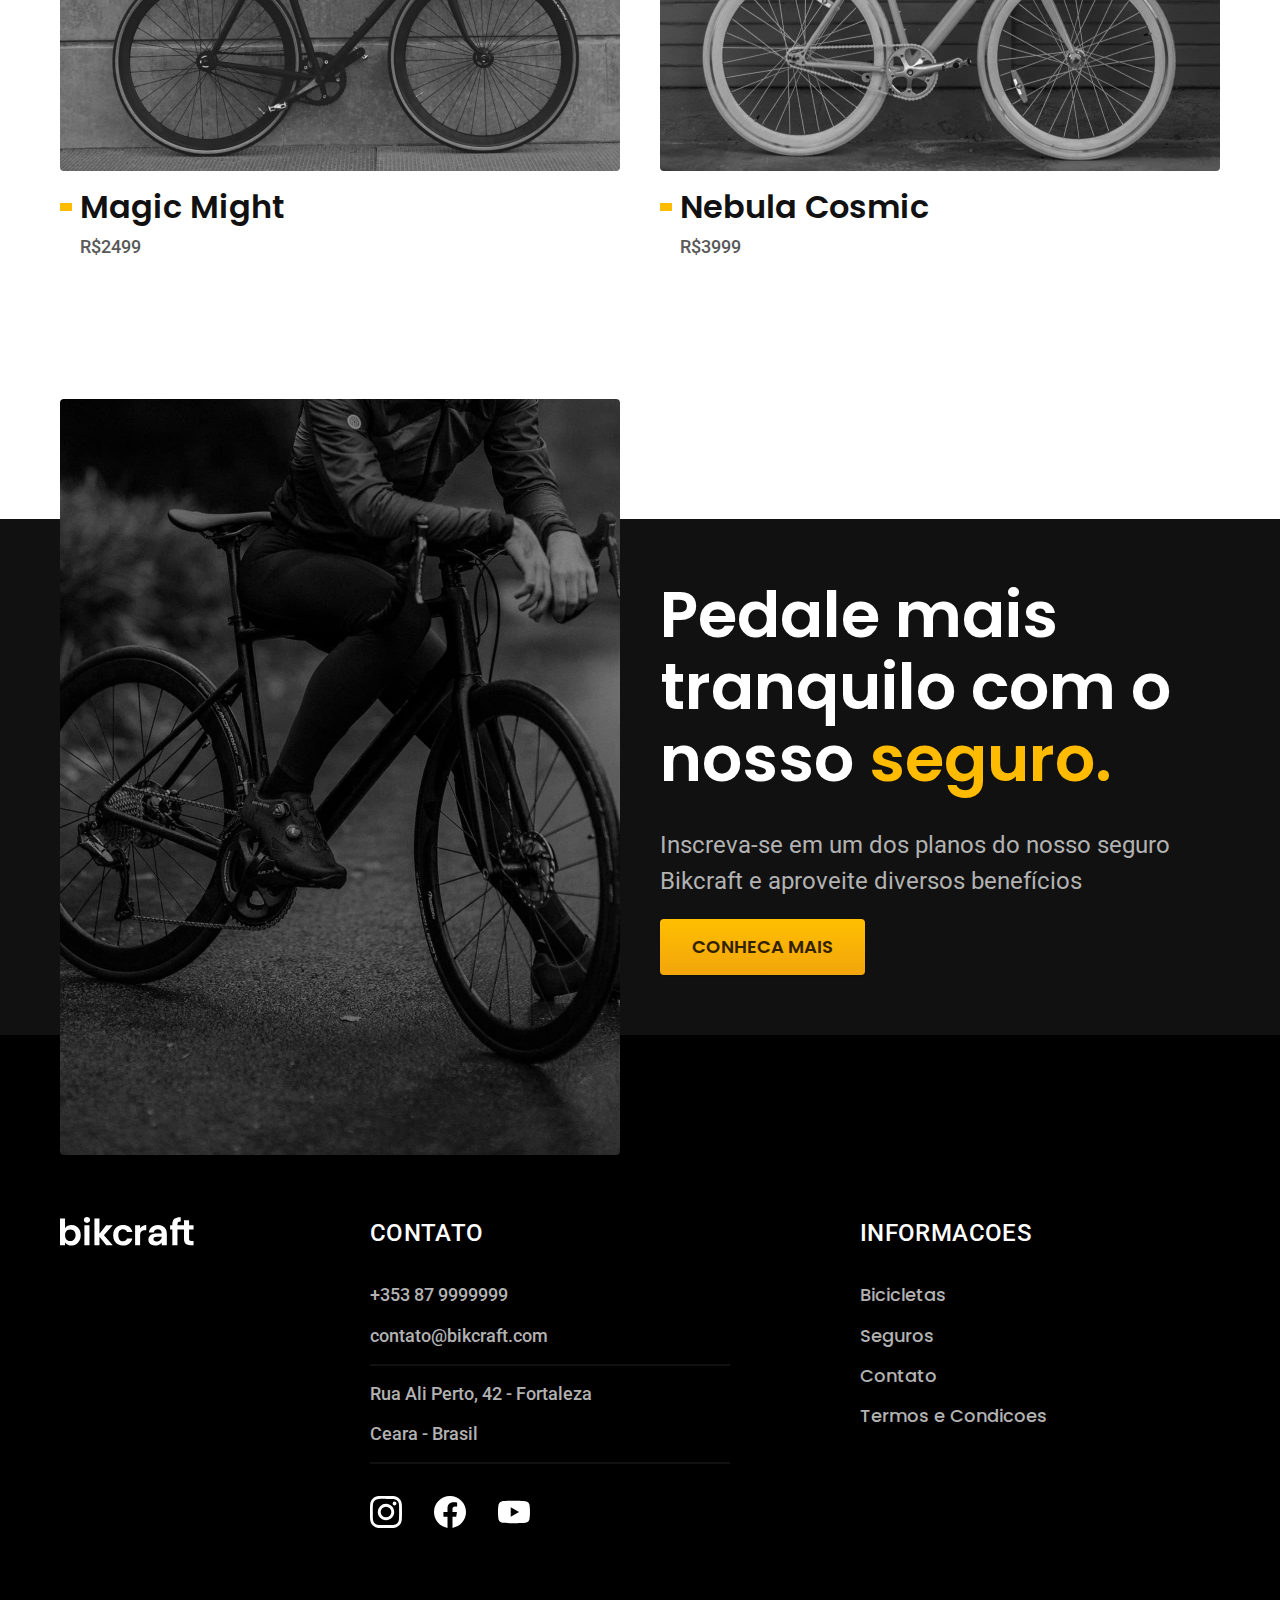
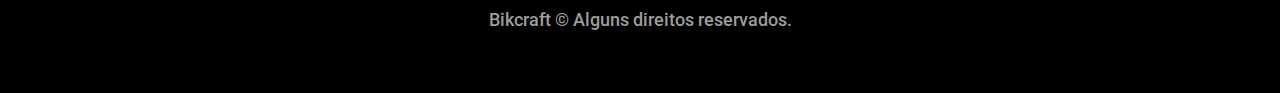
<file: bicicletas/nimbus.html>
<!DOCTYPE html>
<html lang="pt-BR">

<head>
  <meta name="description" content="Nimbus Stark Bikcraft.">
  <meta charset="UTF-8">
  <meta http-equiv="X-UA-Compatible" content="IE=edge">
  <meta name="viewport" content="width=device-width, initial-scale=1.0">

  <link rel="icon" href="../favicon.svg" type="img/svg+xml">
  <link rel="stylesheet" href="../css/style.min.css">

  <link rel="preconnect" href="https://fonts.googleapis.com">
  <link rel="preconnect" href="https://fonts.gstatic.com" crossorigin>
  <link
    href="https://fonts.googleapis.com/css2?family=Merriweather:ital,wght@1,900&family=Poppins:wght@400;600&family=Roboto:wght@400;500&display=swap"
    rel="stylesheet">
  <title>Nimbus Stark | Bikcraft</title>
  <script>document.documentElement.classList.add("js");</script>
</head>

<body id="bicicleta">
  <header class="header-bg">
    <div class="header container">
      <a href="../index.html"><img src="../img/bikcraft.svg" alt="Bikcraft"></a>
      <nav aria-label="primaria">
        <ul class="header-menu font-1-m cor-0">
          <li><a href="../bicicletas.html">Bicicletas</a></li>
          <li><a href="../seguros.html">Seguros</a></li>
          <li><a href="../contato.html">Contato</a></li>
        </ul>
      </nav>
    </div>
  </header>

  <main class="bicicleta-bg">
    <div class="bicicleta container">
      <div class="bicicleta-titulo">
        <span class="font-2-xl cor-5">R$ 4999</span>
        <h1 class="font-1-xxl cor-0">Nimbus Stark<span class="cor-p1">.</span></h1>
      </div>
      <div class="bicicleta-imagens">
        <img src="../img/bicicleta/nimbus1.jpg" alt="Bicicleta preta" width="560" height="440">
        <img src="../img/bicicleta/nimbus2.jpg" alt="Bicicleta branca" width="560" height="440">
        <img src="../img/bicicleta/nimbus3.jpg" alt="Bicicleta preta" width="560" height="440">
      </div>
      <div class="bicicleta-conteudo">
        <p class="font-2-l cor-5">A Nimbus Stark é a melhor Bikcraft já criada pela nossa equipe. Ela vem equipada com
          os melhores acessórios, o que garante maior velocidade.</p>
        <div class="bicicleta-comprar">
          <a class="botao" href="../orcamento.html?tipo=bikcraft&produto=nimbus">Comprar Agora</a>
          <span class="font-1-xs cor-6"><img src="../img/icones/entrega.svg" alt=""> entrega em 5 dias</span>
          <span class="font-1-xs cor-6"><img src="../img/icones/estoque.svg" alt=""> 18 em estoque</span>
        </div>
        <h2 class="font-1-xs cor-0">Informações</h2>
        <ul class="bicicleta-informacoes">
          <li>
            <img src="../img/icones/eletrica.svg" alt="">
            <h3 class="font-1-m cor-0">Motor Elétrico</h3>
            <p class="font-2-xs cor-5">Permite você viajar distâncias inimaginaveis com a sua bike.</p>
          </li>
          <li>
            <img src="../img/icones/velocidade.svg" alt="">
            <h3 class="font-1-m cor-0">50 km/h</h3>
            <p class="font-2-xs cor-5">A mais rápida bicicleta elétrica disponível hoje no mercado.</p>
          </li>
          <li>
            <img src="../img/icones/rastreador.svg" alt="">
            <h3 class="font-1-m cor-0">Rastreador</h3>
            <p class="font-2-xs cor-5">Rastreador e sistema anti-furto para garantir o seu sossego.</p>
          </li>
          <li>
            <img src="../img/icones/carbono.svg" alt="">
            <h3 class="font-1-m cor-0">Fibra de Carbono</h3>
            <p class="font-2-xs cor-5">Maior proteção possível para a sua Bikcraft com fibra de carbono.</p>
          </li>
        </ul>
        <h2 class="font-1-xs cor-0">Ficha Técnica</h2>
        <ul class="bicicleta-ficha font-2-s cor-4">
          <li>Peso <span>9 kg</span></li>
          <li>Altura <span>60 cm</span></li>
          <li>Largura <span>120 cm</span></li>
          <li>Profundidade <span>10 cm</span></li>
          <li>Marchas <span>16</span></li>
          <li>Roda <span>29</span></li>
        </ul>
      </div>
    </div>
  </main>


  <article class="bicicletas-lista container">
    <h2 class="font-1-xxl">outras bicicletas<span class="cor-p1">.</span></h2>

    <ul>
      <li>
        <a href="./magic.html">
          <img src="../img/bicicletas/magic.jpg" alt="Bicicleta preta">
          <h3 class="font-1-xl">Magic Might</h3>
          <span class="font-2-m cor-8">R$2499</span>
        </a>
      </li>
      <li>
        <a href="./nebula.html">
          <img src="../img/bicicletas/nebula.jpg" alt="Bicicleta preta">
          <h3 class="font-1-xl">Nebula Cosmic</h3>
          <span class="font-2-m cor-8">R$3999</span>
        </a>
      </li>
    </ul>
  </article>

  <article class="seguro-bg">
    <div class="seguro container">
      <div class="seguro-imagem">
        <img src="../img/fotos/seguros.jpg" alt="Pessoa parada em cima de uma bicicleta">
      </div>
      <div class="seguro-conteudo">
        <h2 class="font-1-xxl cor-0">Pedale mais tranquilo com o nosso <span class="cor-p1">seguro.</span> </h2>
        <p class="font-2-l cor-5">Inscreva-se em um dos planos do nosso seguro Bikcraft e aproveite diversos benefícios
        </p>
        <a class="botao" href="../seguros.html">Conheca Mais</a>
      </div>
    </div>
  </article>

  <footer class="footer-bg">
    <div class="footer container">
      <img src="../img/bikcraft.svg" alt="">
      <div class="footer-contato">
        <h3 class="font-2-l-b cor-0">Contato</h3>
        <ul class="font-2-m cor-5">
          <li><a href="tel:+3530879999999">+353 87 9999999</a></li>
          <li><a href="mailto:contato@bikcraft.com">contato@bikcraft.com</a></li>
          <li>Rua Ali Perto, 42 - Fortaleza</li>
          <li>Ceara - Brasil</li>
        </ul>
        <div class="footer-redes">
          <a href="../">
            <img src="../img/redes/instagram.svg" alt="Instagram">
          </a>
          <a href="../">
            <img src="../img/redes/facebook.svg" alt="Facebook">
          </a>
          <a href="../">
            <img src="../img/redes/youtube.svg" alt="Youtube">
          </a>
        </div>
      </div>
      <div class="footer-informacoes">
        <h3 class="font-2-l-b cor-0">Informacoes</h3>
        <nav>
          <ul class="font-1-m cor-5">
            <li><a href="../bicicletas.html">Bicicletas</a></li>
            <li><a href="../seguros.html">Seguros</a></li>
            <li><a href="../contato.html">Contato</a></li>
            <li><a href="../termos.html">Termos e Condicoes</a></li>
          </ul>
        </nav>
      </div>
      <p class="footer-copy font-2-m cor-6">Bikcraft © Alguns direitos reservados.</p>
    </div>
  </footer>
  <script src="../js/script.js"></script>
</body>

</html>
</file>
<file: css/style.min.css>
body{margin:0;font-family:Arial,Helvetica,sans-serif;color:#111}blockquote,dd,h1,h2,h3,h4,p,ul{margin:0}button{border:none}ul{padding:0;list-style:none}a{text-decoration:none;color:inherit}img{max-width:100%;height:auto;display:block}img[src$=".jpg"]{border-radius:4px}.font-1-xs{font:500 0.75rem/1.35 Poppins,sans-serif}.font-2-xs{font:400 0.875rem/1.43 Roboto,sans-serif}.font-1-s{font:500 1rem/1.5 Poppins,sans-serif}.font-2-s{font:400 1rem/1.5 Roboto,sans-serif}.font-1-m,.font-1-m-b{font:500 1.125rem/1.35 Poppins,sans-serif}.font-1-m-b{font-weight:600}.font-2-m{font:500 1.125rem/1.35 Roboto,sans-serif}.font-1-l{font:500 1.5rem/1.5 Poppins,sans-serif}.font-2-l,.font-2-l-b{font:400 1.5rem/1.5 Roboto,sans-serif}.font-2-l-b{font-weight:500;letter-spacing:.015em;text-transform:uppercase}.font-1-xl{font:600 2rem/1.25 Poppins,sans-serif}.font-2-xl{font:500 2rem/1.25 Roboto,sans-serif}.font-1-xxl{font:600 4rem/1.125 Poppins,sans-serif}@media (max-width:1200px){.font-1-xxl{font-size:3rem}.font-2-l{font-size:1.125rem}.font-2-l-b{font-size:1.125rem}}@media (max-width:800px){.font-1-xxl{font-size:2rem}.font-1-xl,.font-2-xl{font-size:1.5rem}}:root{--cor-0:#ffffff;--cor-1:#f7f7f7;--cor-2:#ededed;--cor-3:#dedede;--cor-4:#cccccc;--cor-5:#b2b2b2;--cor-6:#9c9c9c;--cor-7:#717171;--cor-8:#595959;--cor-9:#404040;--cor-10:#2e2e2e;--cor-11:#111111;--cor-12:#000000;--cor-p1:#ffbb00;--cor-p2:#e4a30b;--cor-p3:#a66f00;--cor-p4:#664400;--cor-p5:#332200}.cor-0{color:var(--cor-0)}.cor-1{color:var(--cor-1)}.cor-2{color:var(--cor-2)}.cor-3{color:var(--cor-3)}.cor-4{color:var(--cor-4)}.cor-5{color:var(--cor-5)}.cor-6{color:var(--cor-6)}.cor-7{color:var(--cor-7)}.cor-8{color:var(--cor-8)}.cor-9{color:var(--cor-9)}.cor-10{color:var(--cor-9)}.cor-11{color:var(--cor-11)}.cor-12{background-color:var(--cor-12)}.cor-p1{color:var(--cor-p1)}.cor-p2{color:var(--cor-p2)}.cor-p3{color:var(--cor-p3)}.cor-p4{color:var(--cor-p4)}.cor-p5{color:var(--cor-p5)}.js .fadeInDown{transform:translate3d(0,-20px,0)}.js .fadeInUp{transform:translate3d(0,20px,0)}.js .fadeInRight{transform:translate3d(20px,0,0)}.js .fadeInLeft{transform:translate3d(-20px,0,0)}.js [data-anime]{opacity:0}.js .anime{opacity:1;transform:none;transition:transform .8s,opacity .8s}.header-bg{background-color:var(--cor-12)}.header{display:flex;flex-wrap:wrap;gap:20px;justify-content:space-between;align-items:center;padding-top:20px;padding-bottom:20px}.header-menu{display:flex;flex-wrap:wrap;gap:40px}.header-menu a{display:inline-block;padding:16px 0;position:relative}.header-menu a::after{content:"";display:block;height:2px;width:0;background:var(--cor-0);margin-top:4px;transition:.3s;position:absolute}.header-menu a.ativo::after,.header-menu a:hover::after{width:100%}@media (max-width:800px){.header-menu{gap:20px}.header-menu a{background:var(--cor-11);padding:12px 16px;border-radius:4px}.header-menu a:hover{background-color:var(--cor-10)}.header-menu a::after{display:none}}@media (max-width:600px){.header-menu{gap:12px}.header-menu a{padding:8px 12px;font-size:14px}}.footer-bg{background-color:var(--cor-12)}.footer{display:grid;grid-template-columns:3fr 5fr 4fr;gap:40px;padding-top:60px;padding-bottom:60px}.footer h3{margin-bottom:32px}.footer-contato ul{margin-bottom:32px}.footer-contato li:nth-child(2n):after{content:"";display:block;max-width:360px;height:2px;background:var(--cor-11);margin-top:16px}.footer li{margin-bottom:16px}.footer-redes{display:flex;gap:32px}.footer a:hover{color:var(--cor-0)}.footer-copy{grid-column:1/-1;margin-top:40px;text-align:center}@media (max-width:800px){.footer>img{display:none}.footer{grid-template-columns:1fr 1fr}}@media (max-width:600px){.footer{grid-template-columns:1fr;gap:60px}.footer-copy{margin-top:0}}.container{box-sizing:border-box;max-width:1200px;padding-left:20px;padding-right:20px;margin-left:auto;margin-right:auto}.botao{display:inline-block;padding:16px 32px;background:linear-gradient(#ffbf00,#f2a50c);box-shadow:0 1px 2px rgba(0,0,0,.1);border-radius:4px;text-transform:uppercase;font:600 1.125rem/1.35 Poppins,sans-serif;color:var(--cor-p5);max-width:max-content;border:none;cursor:pointer}.botao:hover{background:linear-gradient(#ffb60d,#e59317)}.botao.secundario{background:var(--cor-10);color:var(--cor-2)}.botao.secundario:hover{background:var(--cor-9)}.botao.seta{display:flex;align-items:center}.botao.seta::after{content:"";display:inline-block;width:18px;height:10px;margin-left:12px;background:url("../img/icones/seta.svg");transition:transform .2s}.botao.seta:hover::after{transform:translateX(4px)}@media (max-width:600px){.botao{padding:12px 16px;font-size:1rem}}.link{display:inline-block;font:500 1.5rem/1.5 Poppins,sans-serif;color:var(--cor-p1);text-transform:uppercase;position:relative;padding-bottom:8px}.link::after{content:"";display:block;width:100%;height:4px;background:currentColor;position:absolute;margin-top:4px}.link:hover{color:var(--cor-0)}.titulo{padding:60px 0;background:var(--cor-11)}.titulo div{background:url("../img/dec/top-right.svg") no-repeat top right 20px}.titulo p{margin-bottom:4px}@media (max-width:800px){.titulo p{font-size:1rem;text-transform:lowercase;font-weight:400}.titulo{padding:40px 0}}.form{display:grid;grid-template-columns:1fr 1fr;gap:20px}.form label{display:block;font:600 1rem/1.5 Poppins,sans-serif;margin-bottom:4px}.form .col-2{grid-column:span 2}.form input[type=email],.form input[type=text],.form textarea{font:400 1rem/1.5 Roboto,san-serif;background:var(--cor-1);border:1px solid var(--cor-2);padding:12px;border-radius:4px;width:100%;box-sizing:border-box}.form input[type=email]:focus,.form input[type=text]:focus,.form textarea:focus{outline:0;border-color:var(--cor-p1);background:var(--cor-0);box-shadow:0 0 0 2px #fea}@media (max-width:600px){.form{grid-template-columns:1fr}.form .col-2{grid-column:1}}.introducao-bg{background:var(--cor-12);box-shadow:inset 0 -120px var(--cor-0)}.introducao{display:grid;grid-template-columns:1fr 1fr;gap:0 40px}.introducao-conteudo{align-self:end;padding-bottom:200px}.introducao img{width:100%;height:100%;object-fit:cover;border-radius:4px}.introducao h1{margin-bottom:32px}.introducao p{margin-bottom:20px}@media (max-width:800px){.introducao-bg{background:var(--cor-11);padding-top:40px;box-shadow:inset 0 -60px var(--cor-0)}.introducao{grid-template-columns:1fr;gap:32px}.introducao-conteudo{padding-bottom:0}.introducao h1{margin-bottom:16px}.introducao img{height:300px;width:100%}}.tecnologia-bg{background-color:var(--cor-11);box-shadow:inset 0 80px var(--cor-0),inset 0 -80px var(--cor-0)}.tecnologia{display:grid;grid-template-columns:1fr 1fr;gap:40px}.tecnologia-imagem img{width:100%;height:100%;object-fit:cover;object-position:left}.tecnologia-conteudo{padding-top:160px;padding-bottom:160px}.tecnologia-conteudo>span{display:block;margin-bottom:32px}.tecnologia-conteudo h2{margin-bottom:32px}.tecnologia-conteudo>p{margin-bottom:20px}.tecnologia-conteudo a{margin-bottom:80px}.tecnologia-vantagens{display:flex;gap:40px}.tecnologia-vantagens h3{margin-bottom:8px;width:max-content}.tecnologia-vantagens img{width:24px;margin-bottom:8px}@media (max-width:800px){.tecnologia-bg{box-shadow:initial}.tecnologia{grid-template-columns:1fr}.tecnologia a{margin-bottom:60px}.tecnologia-conteudo{padding-top:60px;padding-bottom:60px}.tecnologia-imagem{display:none}}@media (max-width:600px){.tecnologia-vantagens{flex-direction:column}}.parceiros{padding-top:60px;padding-bottom:120px}.parceiros h2{margin-bottom:60px}.parceiros ul{padding:0 20px;max-width:1400px;display:grid;grid-template-columns:repeat(4,1fr);margin:0 auto}.parceiros li{display:flex;padding:32px;border-left:2px solid var(--cor-2)}.parceiros img{margin:auto}.parceiros li:first-child,.parceiros li:nth-child(5){border-left:none}.parceiros li:nth-child(n+5){border-top:2px solid var(--cor-2)}@media (max-width:800px){.parceiros{padding-bottom:60px}.parceiros h2{margin-bottom:20px}.parceiros ul{grid-template-columns:repeat(2,1fr)}.parceiros li{padding:20px}.parceiros li:nth-child(n+3){border-top:2px solid var(--cor-2)}.parceiros li:nth-child(odd){border-left:none}}.depoimento{display:grid;grid-template-columns:1fr 1fr;background-color:var(--cor-p1)}.depoimento img{width:100%;height:100%;object-fit:cover;border-radius:0}.depoimento-conteudo{padding:40px 40px 80px 80px;align-self:end;overflow:hidden;background:url("../img/dec/bottom-right-p.svg") no-repeat bottom 40px right 40px}.depoimento-conteudo p{max-width:32ch;font-family:Merriweather,serif;font-style:italic;font-weight:900;margin-bottom:32px;position:relative;display:block}.depoimento p::after,.depoimento p::before{font-size:5rem;color:var(--cor-p2);position:absolute}.depoimento p::before{content:"“";left:-50px;top:-20px}.depoimento p::after{content:"”"}.depoimento-conteudo blockquote{margin-top:auto}@media (min-width:1200px){.depoimento img{max-height:520px}}@media (max-width:800px){.depoimento{grid-template-columns:1fr;text-align:center}.depoimento img{max-height:300px}.depoimento-conteudo{padding:40px 20px;justify-self:center}}.bicicletas-lista{padding-top:60px;padding-bottom:120px}.bicicletas-lista h2{margin-bottom:40px}.bicicletas-lista ul{display:flex;gap:40px;padding:0 20px 20px 20px;max-width:1400px;margin-left:auto;margin-right:auto;overflow-x:auto}#bicicleta .bicicletas-lista ul{padding:0 0 20px 0}.bicicletas-lista li{flex:1;min-width:280px}.bicicletas-lista a{display:block}.bicicletas-lista img{margin-bottom:16px}.bicicletas-lista h3{margin-bottom:8px;display:flex;align-items:center}.bicicletas-lista h3::before{content:"";display:inline-block;background-color:var(--cor-p1);height:8px;width:12px;margin-right:8px;transition:width .2s}.bicicletas-lista a:hover h3::before{width:24px}.bicicletas-lista li span{padding-left:20px}@media (max-width:800px){.bicicletas-lista{padding-bottom:60px}.bicicletas-lista ul{gap:20px}}.bicicleta-bg{background-color:var(--cor-11)}.bicicleta{display:grid;grid-template-columns:1fr 1fr;align-items:start;gap:40px;padding-top:60px;padding-bottom:60px;background:url("../img/dec/bottom-left.svg") no-repeat bottom 40px left 20px}.bicicleta-titulo{grid-column:1/-1}.bicicleta-imagens{display:flex;flex-wrap:wrap;align-items:flex-start;gap:20px}.bicicleta-imagens img{cursor:pointer;flex:1;min-width:200px}.bicicleta-imagens img:first-child{cursor:initial;min-width:100%}.bicicleta-conteudo>p{margin-bottom:32px}.bicicleta-comprar{display:grid;grid-template-columns:max-content auto;align-items:center;justify-items:start;gap:8px 12px;margin-bottom:40px}.bicicleta-comprar a{grid-row:span 2}.bicicleta-comprar span{display:flex;align-items:center;gap:8px;padding:4px 8px;border-radius:4px;background-color:var(--cor-12)}.bicicleta-conteudo h2{text-transform:uppercase;letter-spacing:.015em;margin-bottom:12px}.bicicleta-ficha,.bicicleta-informacoes{padding:32px;border-radius:4px;background-color:var(--cor-12)}.bicicleta-informacoes{margin-bottom:40px;display:grid;grid-template-columns:1fr 1fr;gap:32px}.bicicleta-informacoes img{width:24px;margin-bottom:4px}.bicicleta-informacoes h3{margin-bottom:8px}.bicicleta-ficha li{padding:4px 0;border-bottom:1px solid var(--cor-11);display:flex;justify-content:space-between}.bicicleta-ficha li:last-child{border-bottom:none}.bicicleta-ficha span{color:var(--cor-6)}@media (max-width:800px){.bicicleta{grid-template-columns:1fr;padding-top:40px;padding-bottom:40px}.bicicleta-imagens{grid-row:3}}@media (max-width:400px){.bicicleta-informacoes{grid-template-columns:1fr}.bicicleta-comprar{grid-template-columns:1fr}}.seguro-bg{background-color:var(--cor-11);box-shadow:inset 0 120px var(--cor-0),inset 0 -120px var(--cor-12)}.seguro{display:grid;grid-template-columns:1fr 1fr;gap:40px}.seguro-imagem img{width:100%;height:100%;object-fit:cover}.seguro-conteudo{padding-top:180px;padding-bottom:180px}.seguro h2{margin-bottom:32px}.seguro p{margin-bottom:20px}@media (max-width:800px){.seguro-bg{box-shadow:inset 0 -60px var(--cor-12)}.seguro{grid-template-columns:1fr}.seguro-conteudo{grid-row:1;padding-top:40px;padding-bottom:0}}.seguros-bg{background:var(--cor-11)}.seguros{padding-top:60px;padding-bottom:60px;display:grid;grid-template-columns:1fr 1fr;gap:40px;align-items:center}#seguros .seguros{padding-top:0}.seguros h2{grid-column:1/-1}.seguros-item{background-color:var(--cor-12);padding:32px 32px 32px 60px;display:grid;grid-template-columns:1fr auto;border-radius:4px}.seguros-item h3{margin-bottom:40px}.seguros-item span{grid-column:2;display:block;text-align:right}.seguros-item ul{grid-column:1/-1;margin-bottom:32px}.seguros-item li{display:flex;align-items:center;position:relative}.seguros-item li+li{margin-top:20px}.seguros-item li::before{content:"";display:block;width:13px;height:9px;background-image:url("../img/icones/lista.svg");position:absolute;left:-21px}.seguros-item a{grid-column:1/-1}@media (max-width:800px){.seguros-bg{background:var(--cor-11)}.seguros{grid-template-columns:1fr}}.vantagens-bg{background-color:var(--cor-12)}.vantagens{padding-top:120px;padding-bottom:120px}.vantagens h2{margin-bottom:60px}.vantagens ul{display:grid;grid-template-columns:repeat(auto-fit,minmax(280px,max-content));gap:40px 80px}.vantagens h3,.vantagens img{margin-bottom:8px}@media (max-width:800px){.vantagens{padding-top:60px;padding-bottom:60px}.vantagens h2{margin-bottom:40px}.vantagens ul{gap:20px}}.perguntas{padding-top:120px;padding-bottom:120px}.perguntas h2{margin-bottom:60px}.perguntas dl>div{padding:20px;border-radius:4px}.perguntas dl>div:nth-child(odd){background-color:var(--cor-1)}.perguntas button{display:grid;grid-template-columns:auto 1fr auto;align-items:center;gap:8px;cursor:pointer;border:none;background:0 0;width:100%;text-align:left}.perguntas button::before{content:"";display:inline-block;width:12px;height:8px;background-color:var(--cor-p1)}.perguntas button::after{content:"";display:inline-block;width:14px;height:6px;background:url("../img/icones/seta-abrir.svg");transition:.3s}.perguntas button:hover:after,.perguntas button[aria-expanded=true]::after{transform:rotate(180deg)}.js .perguntas dd{display:none}.js .perguntas dd.ativa{display:block}.perguntas dd{padding-left:20px;padding-top:14px;max-width:80ch}@media (max-width:800px){.perguntas{padding-top:60px;padding-bottom:60px}.perguntas h2{margin-bottom:40px}}.termos{padding-top:80px;padding-bottom:80px}#termos p{text-transform:uppercase}.termos h2{font-weight:600;margin-bottom:20px}.termos p+h2{margin-top:40px}.termos p{max-width:75ch;margin-bottom:24px}.bicicletas-bg:nth-child(odd){background-image:linear-gradient(to right,var(--cor-0) 30%,var(--cor-11) 0)}.bicicletas{display:grid;grid-template-columns:1fr 1fr;gap:40px;padding-top:60px;padding-bottom:60px;background:url("../img/dec/top-right.svg") no-repeat top 40px right 20px}.bicicletas-imagem{display:grid}.bicicletas-imagem img{grid-area:1/1}.bicicletas-imagem span{grid-area:1/1;place-self:start end;margin-top:20px;padding:8px 16px 8px 8px;border-radius:5px 0 0 5px;background-color:var(--cor-12)}.bicicletas-conteudo{display:grid;grid-template-columns:1fr 1fr;align-content:start}.bicicletas h2,.bicicletas p{grid-column:1/-1}.bicicletas h2{margin-bottom:20px}.bicicletas h2::before{content:"";display:block;width:12px;height:8px;background-color:var(--cor-p1);margin-bottom:8px}.bicicletas p{margin-bottom:32px}.bicicletas a{place-self:end}.bicicletas ul{display:grid;gap:16px}.bicicletas li{display:flex;align-items:center}.bicicletas-conteudo img{width:24px;height:24px;margin-right:8px}@media (max-width:800px){.bicicletas-bg:nth-child(odd){background-image:none;background-color:var(--cor-11)}.bicicletas{grid-template-columns:1fr;gap:20px;padding-top:40px;padding-bottom:40px}.bicicletas-conteudo{grid-template-columns:1fr}.bicicletas ul{grid-template-columns:1fr 1fr;margin-bottom:32px}.bicicletas a{place-self:start}}@media (max-width:600px){.bicicletas ul{font-size:1rem}}#orcamento{background:linear-gradient(var(--cor-11) 600px,var(--cor-1) 0)}.orcamento{display:grid;grid-template-columns:5fr 7fr;padding-bottom:120px}.orcamento h2{text-transform:uppercase;position:relative;display:flex;align-items:center}.orcamento h2::before{content:"";display:inline-block;width:4px;height:8px;background-color:var(--cor-p1);position:absolute;left:-12px}.orcamento-dados,.orcamento-produto{padding:60px;box-shadow:0 1px 2px rgba(0,0,0,.1)}.orcamento-produto{border-radius:5px 0 0 5px;display:grid;grid-template-columns:1fr 1fr;align-content:start;gap:20px;background:var(--cor-12) url("../img/dec/bottom-left.svg") no-repeat bottom 20px left 20px}.orcamento-produto label{font:500 1rem/1.5 Poppins,sans-serif;color:var(--cor-4);background-color:var(--cor-10);padding:12px 16px;border-radius:4px;cursor:pointer;display:grid;grid-template-columns:auto 1fr auto;align-items:center;border:1px solid var(--cor-10)}.orcamento-produto label::before{content:"";display:inline-block;box-sizing:border-box;width:12px;height:12px;border:1px solid var(--cor-6);border-radius:50%;margin-right:8px}.orcamento-produto input:checked+label::before{border-color:var(--cor-7);box-shadow:inset 0 0 0 3px var(--cor-0),inset 0 0 0 6px var(--cor-7)}.orcamento-produto label:hover{background-color:var(--cor-9);border-color:var(--cor-9)}.orcamento-produto input:focus+label{box-shadow:0 0 0 2px var(--cor-p1);border-color:var(--cor-12)}.orcamento-produto label span{display:none}.orcamento-produto input:checked+label span{display:inline-block}.orcamento-produto>*{grid-column:1/-1}.orcamento-produto>label{grid-column:initial}.orcamento-conteudo{display:none}.orcamento-conteudo h2,.orcamento-dados h2:nth-of-type(n+2){margin-top:20px}#bikcraft:checked~#orcamento-bikcraft,#seguro:checked~#orcamento-seguro{display:grid;gap:20px}.orcamento-produto input{opacity:0;position:absolute;pointer-events:none}.orcamento-produto input:checked+label{background:var(--cor-0);color:var(--cor-11)}.orcamento-dados{border-radius:0 5px 5px 0;background:var(--cor-0) url("../img/dec/bottom-right.svg") no-repeat bottom 20px right 20px}.orcamento-detalhes{display:none;background:var(--cor-0);padding:20px;grid-template-columns:1fr 1fr;border-radius:4px;align-items:center}.orcamento-detalhes li{display:flex;align-items:center;margin-bottom:8px}.orcamento-detalhes li img{width:16px;margin-right:8px}.orcamento-produto input:checked+label+.orcamento-detalhes{display:grid}@media (max-width:1200px){.orcamento-dados,.orcamento-produto{padding:32px}}@media (max-width:800px){.orcamento{grid-template-columns:1fr}.orcamento-dados{border-radius:0 0 5px 5px}.orcamento-produto{border-radius:0 0 5px 5px;background:var(--cor-12)}}@media (max-width:400px){.orcamento-produto{grid-template-columns:1fr}}#contato{background:linear-gradient(var(--cor-11) 600px,var(--cor-1) 0)}.contato{display:grid;grid-template-columns:5fr 7fr}.contato-dados,.contato-formulario{padding:60px;box-shadow:0 1px 2px rgba(0,0,0,.1)}.contato-formulario{border-radius:0 5px 5px 0;background:var(--cor-0) url("../img/dec/bottom-right.svg") no-repeat bottom 20px right 20px}.contato-dados{border-radius:5px 0 0 5px;background:var(--cor-12) url("../img/dec/bottom-left.svg") no-repeat bottom 20px left 20px}.contato-dados h2{margin-bottom:60px}.contato-endereco{margin-bottom:32px;padding-left:28px;background:url("../img/icones/local.svg") no-repeat 0 2px}.contato-endereco p{margin-bottom:8px}.contato-meios a{display:block;max-width:max-content;margin-bottom:8px;padding-left:28px}.contato-meios a:hover{color:var(--cor-0)}.contato-meios a:first-child{background:url("../img/icones/email.svg") no-repeat 0 2px}.contato-meios a:nth-child(2){margin-bottom:32px}.contato-meios a:nth-child(3){margin-bottom:60px;background:url("../img/icones/telefone.svg") no-repeat 0 2px}.contato-redes{display:flex;gap:32px;padding-left:28px}@media (max-width:800px){.contato{grid-template-columns:1fr}.contato-dados,.contato-formulario{padding:20px}.contato-dados{border-radius:5px 5px 0 0;background:var(--cor-12)}.contato-formulario{border-radius:0 0 5px 5px}.contato-dados h2{margin-bottom:32px}.contato-meios a:nth-child(3){margin-bottom:32px}.contato-redes{margin-bottom:12px}}.lojas{display:grid;grid-template-columns:1fr 1fr;gap:0 40px;padding-top:120px;padding-bottom:120px}.lojas h2{grid-column:1/-1;margin-bottom:60px}.lojas img{border-radius:4px 4px 0 0}.lojas-item{border-radius:4px;background:var(--cor-0);box-shadow:0 1px 2px rgba(0,0,0,.1)}.lojas-conteudo{display:grid;grid-template-columns:1fr 1fr;gap:32px 16px;padding:32px}.lojas-conteudo h3,.lojas-horario{grid-column:1/-1}.lojas-dados{display:grid;gap:8px;border-left:2px solid var(--cor-2);padding-left:12px}.lojas-horario{display:flex;align-items:center;gap:8px}@media (max-width:800px){.lojas{gap:20px;padding-bottom:60px;padding-top:60px}.lojas h2{margin-bottom:32px}.lojas-conteudo{grid-template-columns:1fr}}@media (max-width:600px){.lojas{grid-template-columns:1fr}}
</file>
